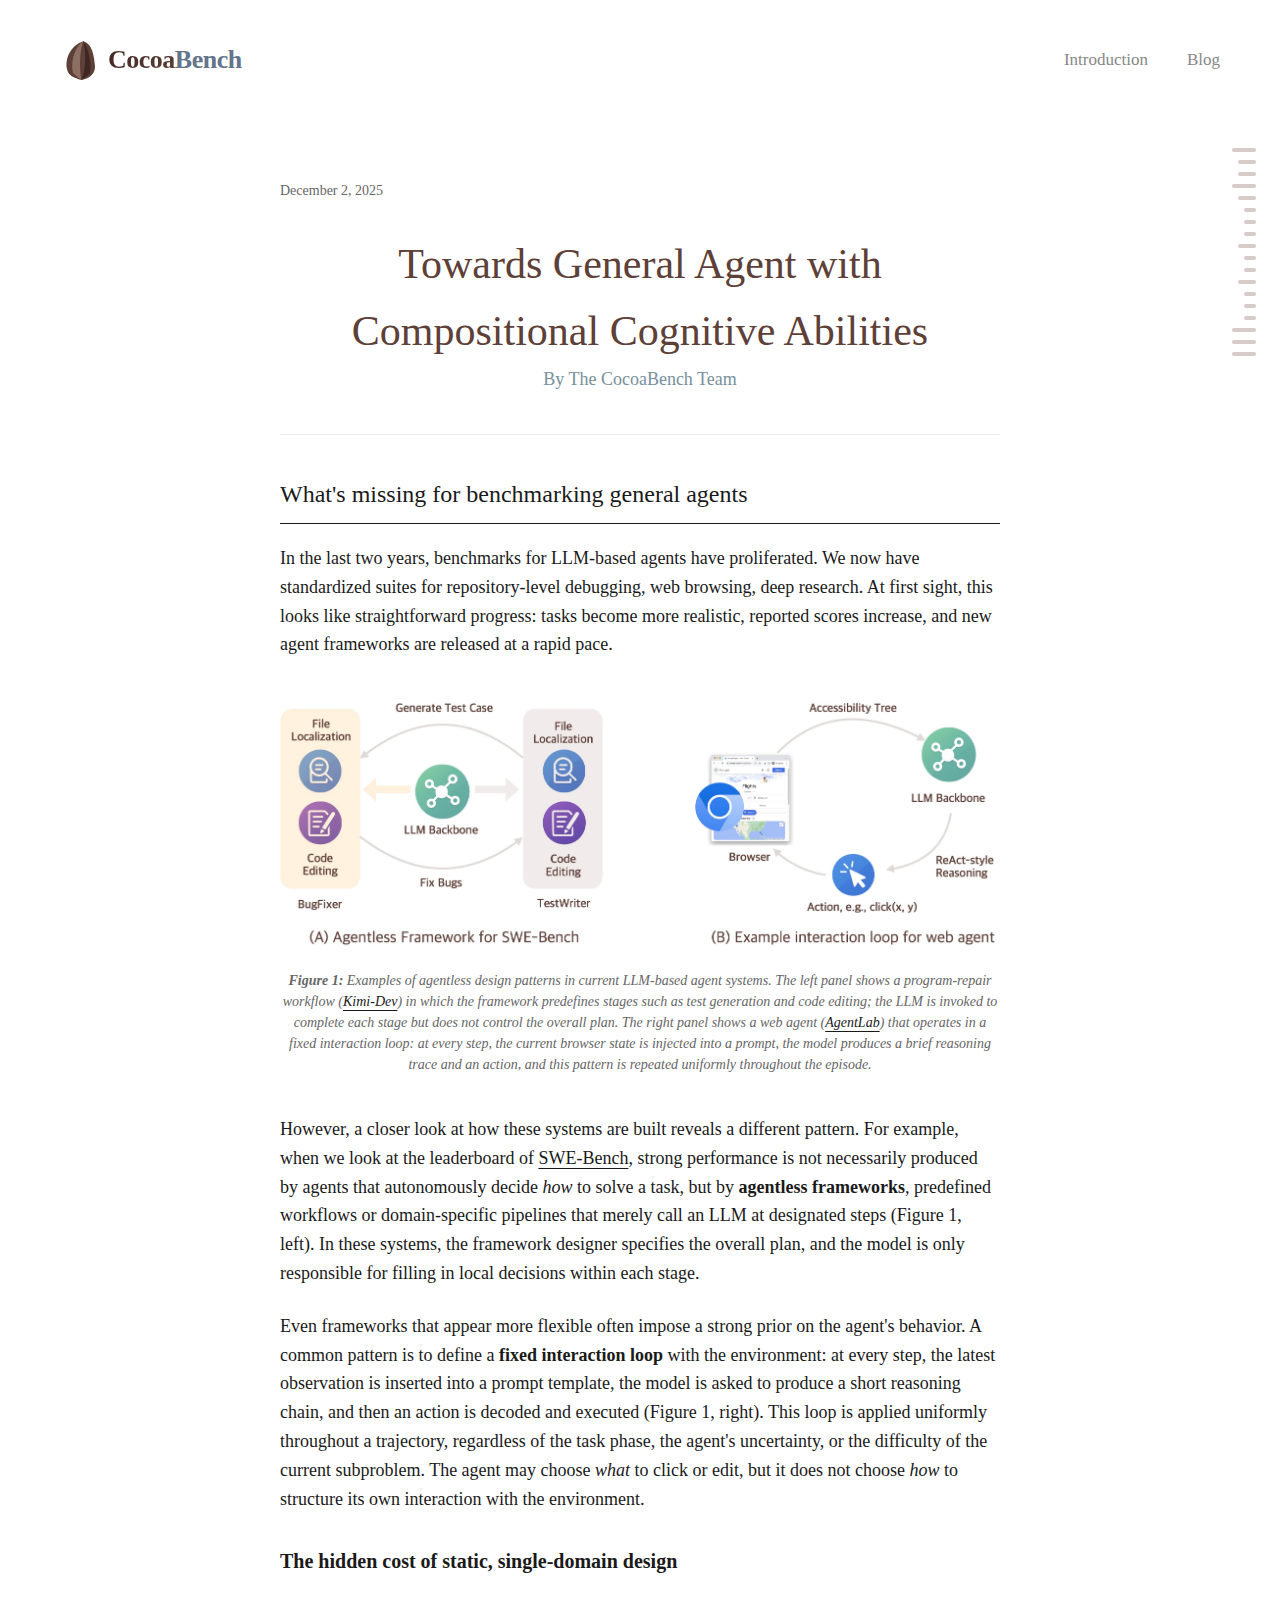
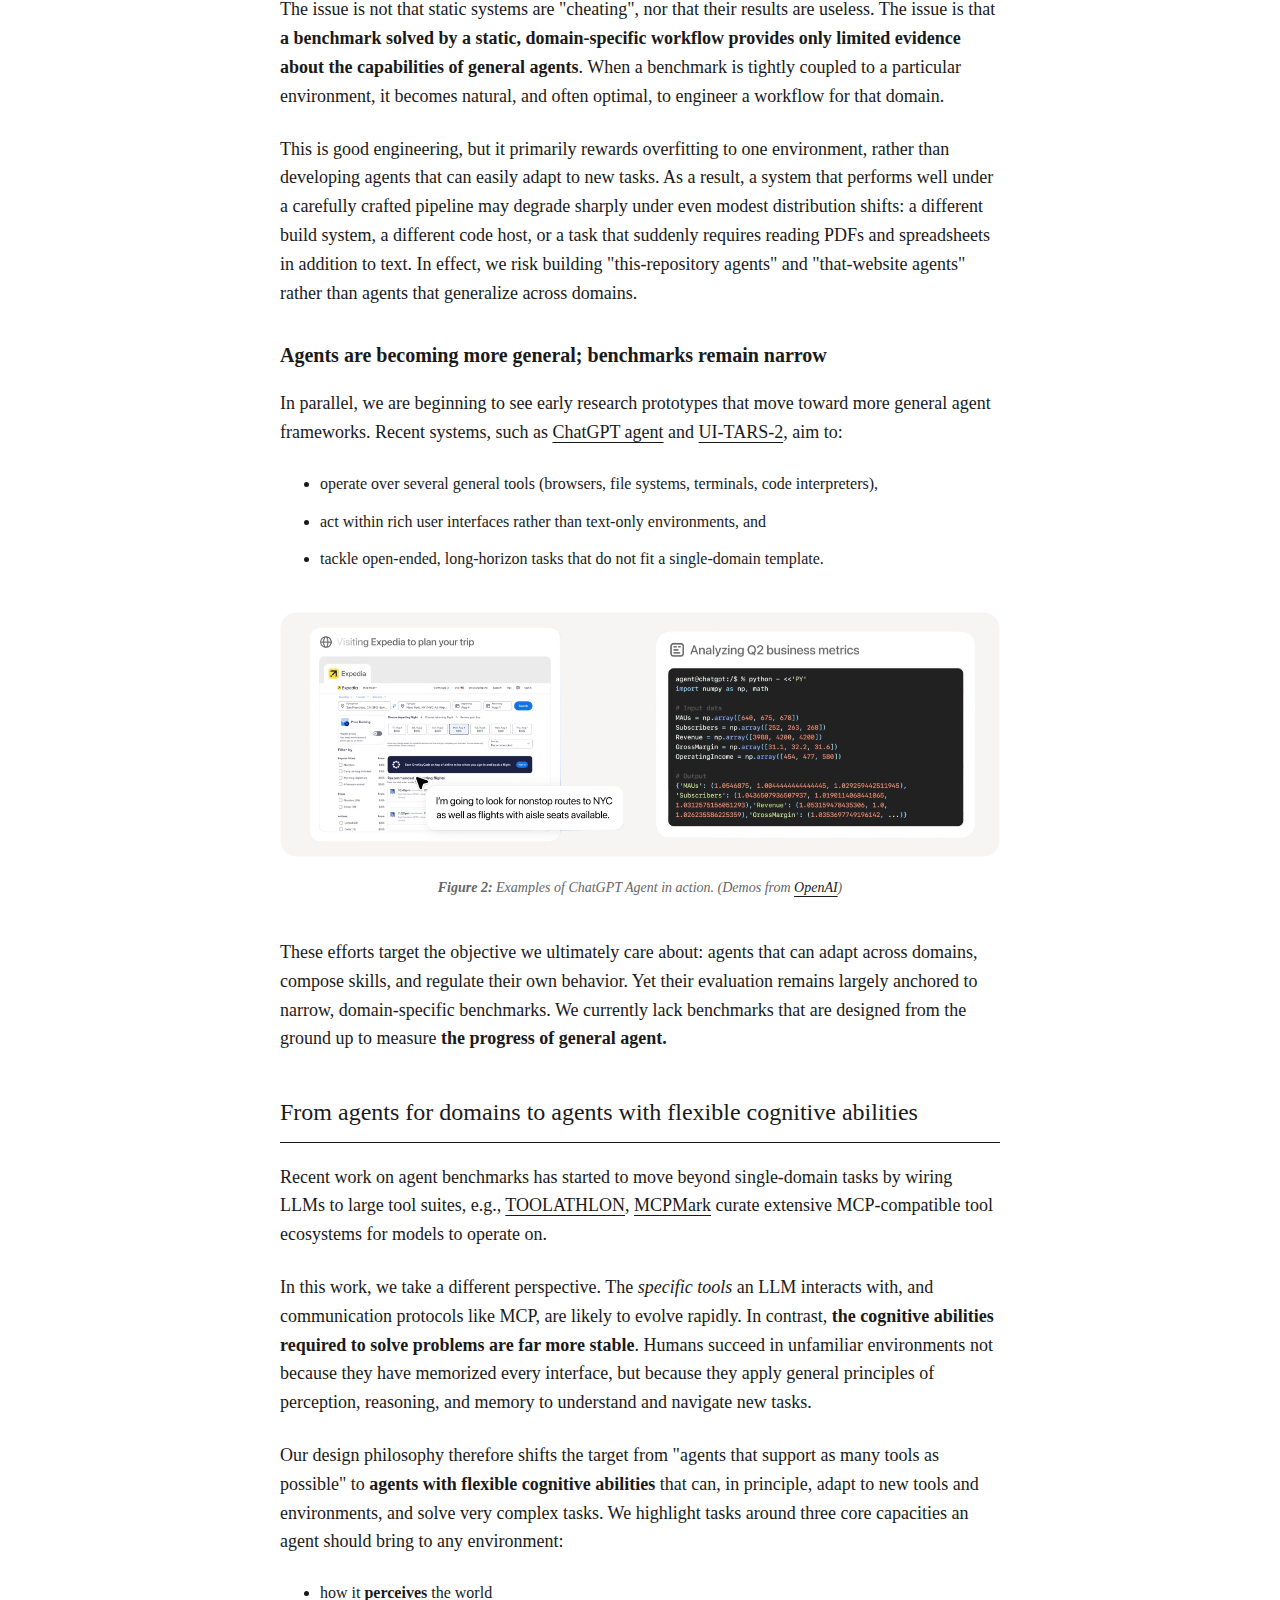
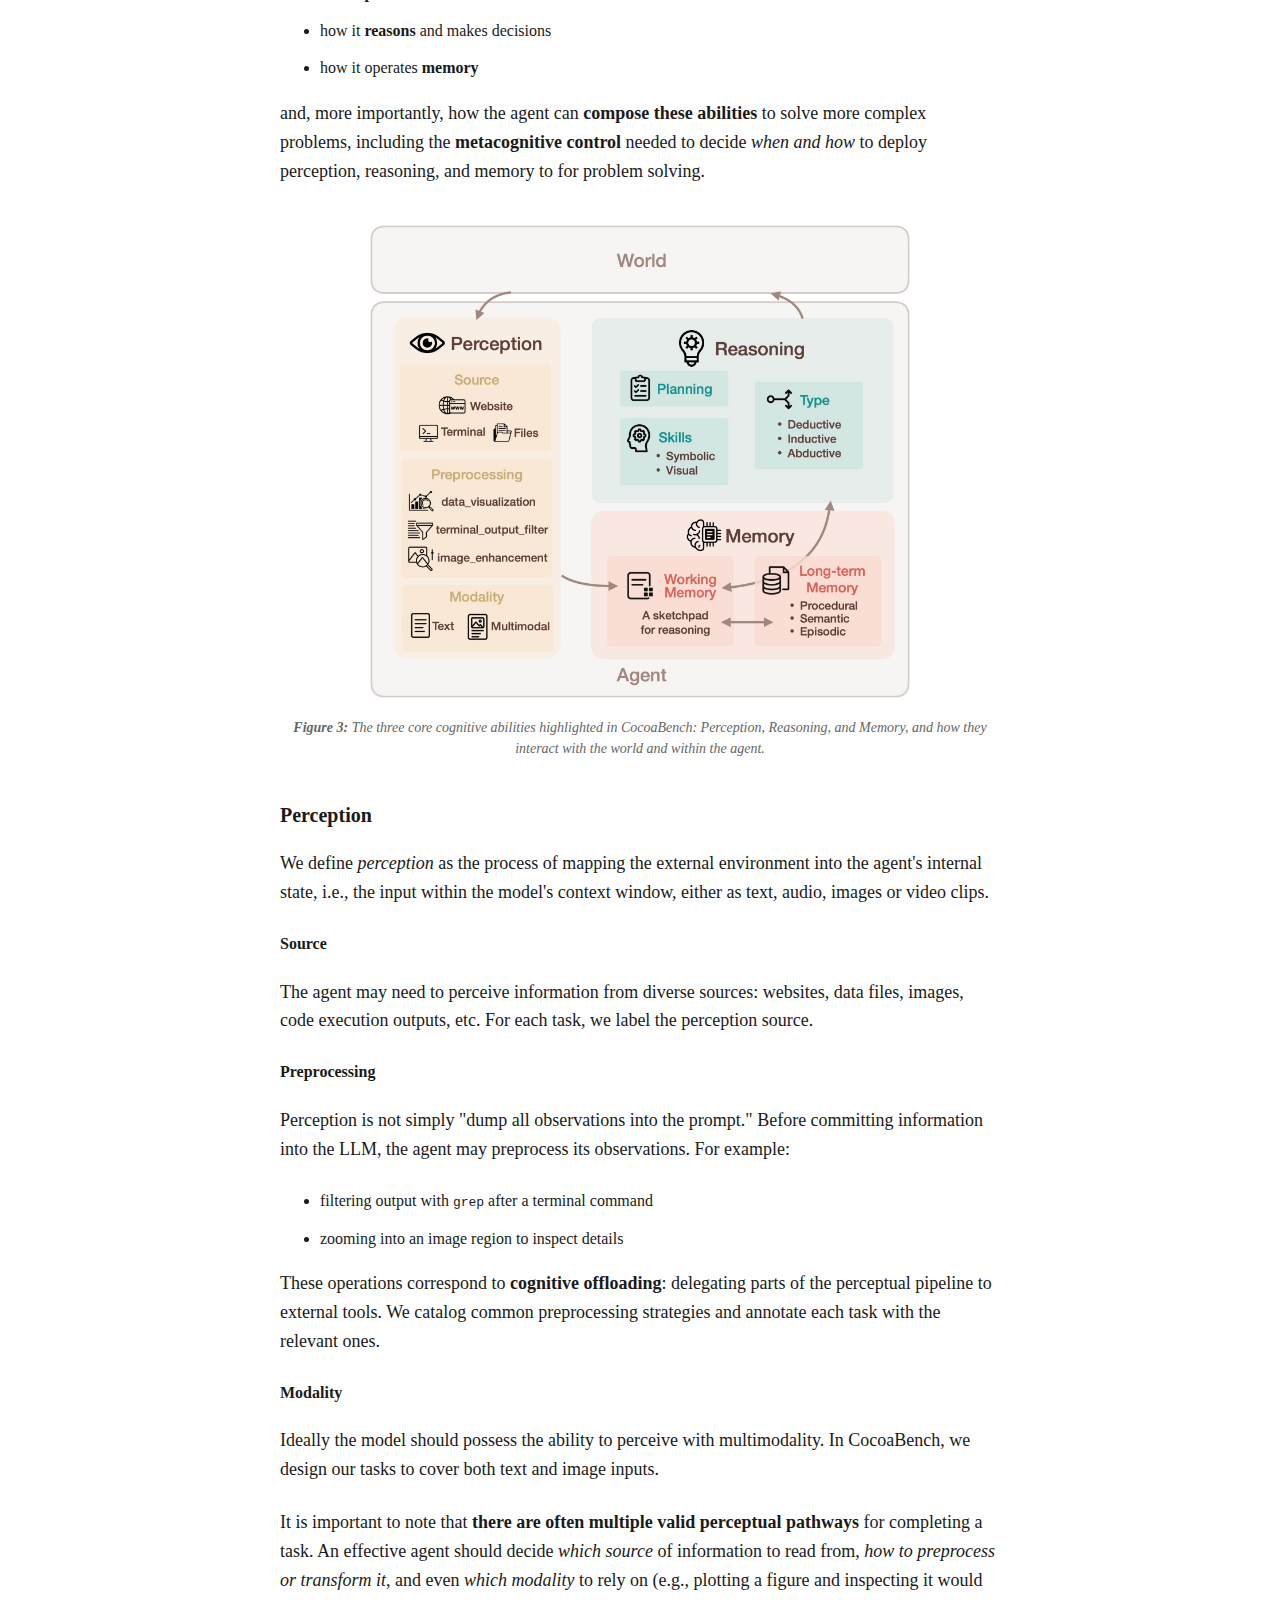
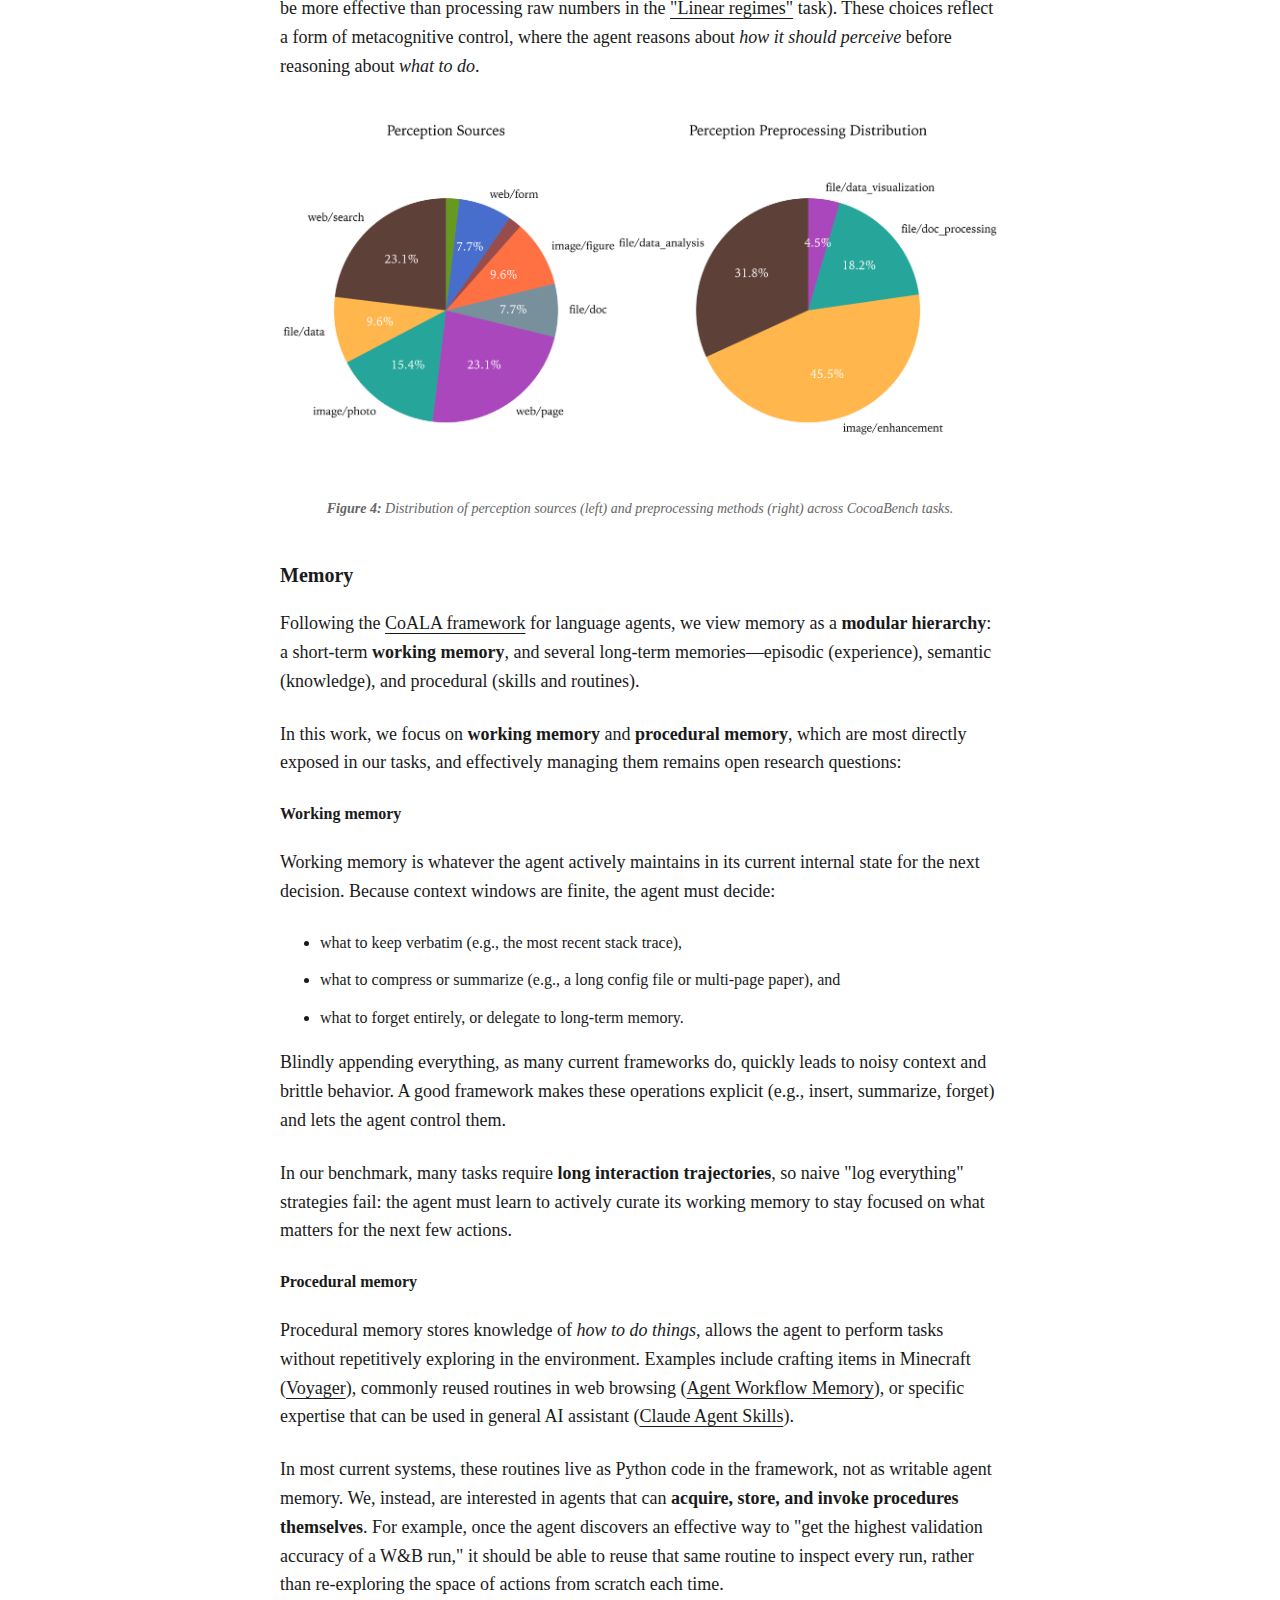
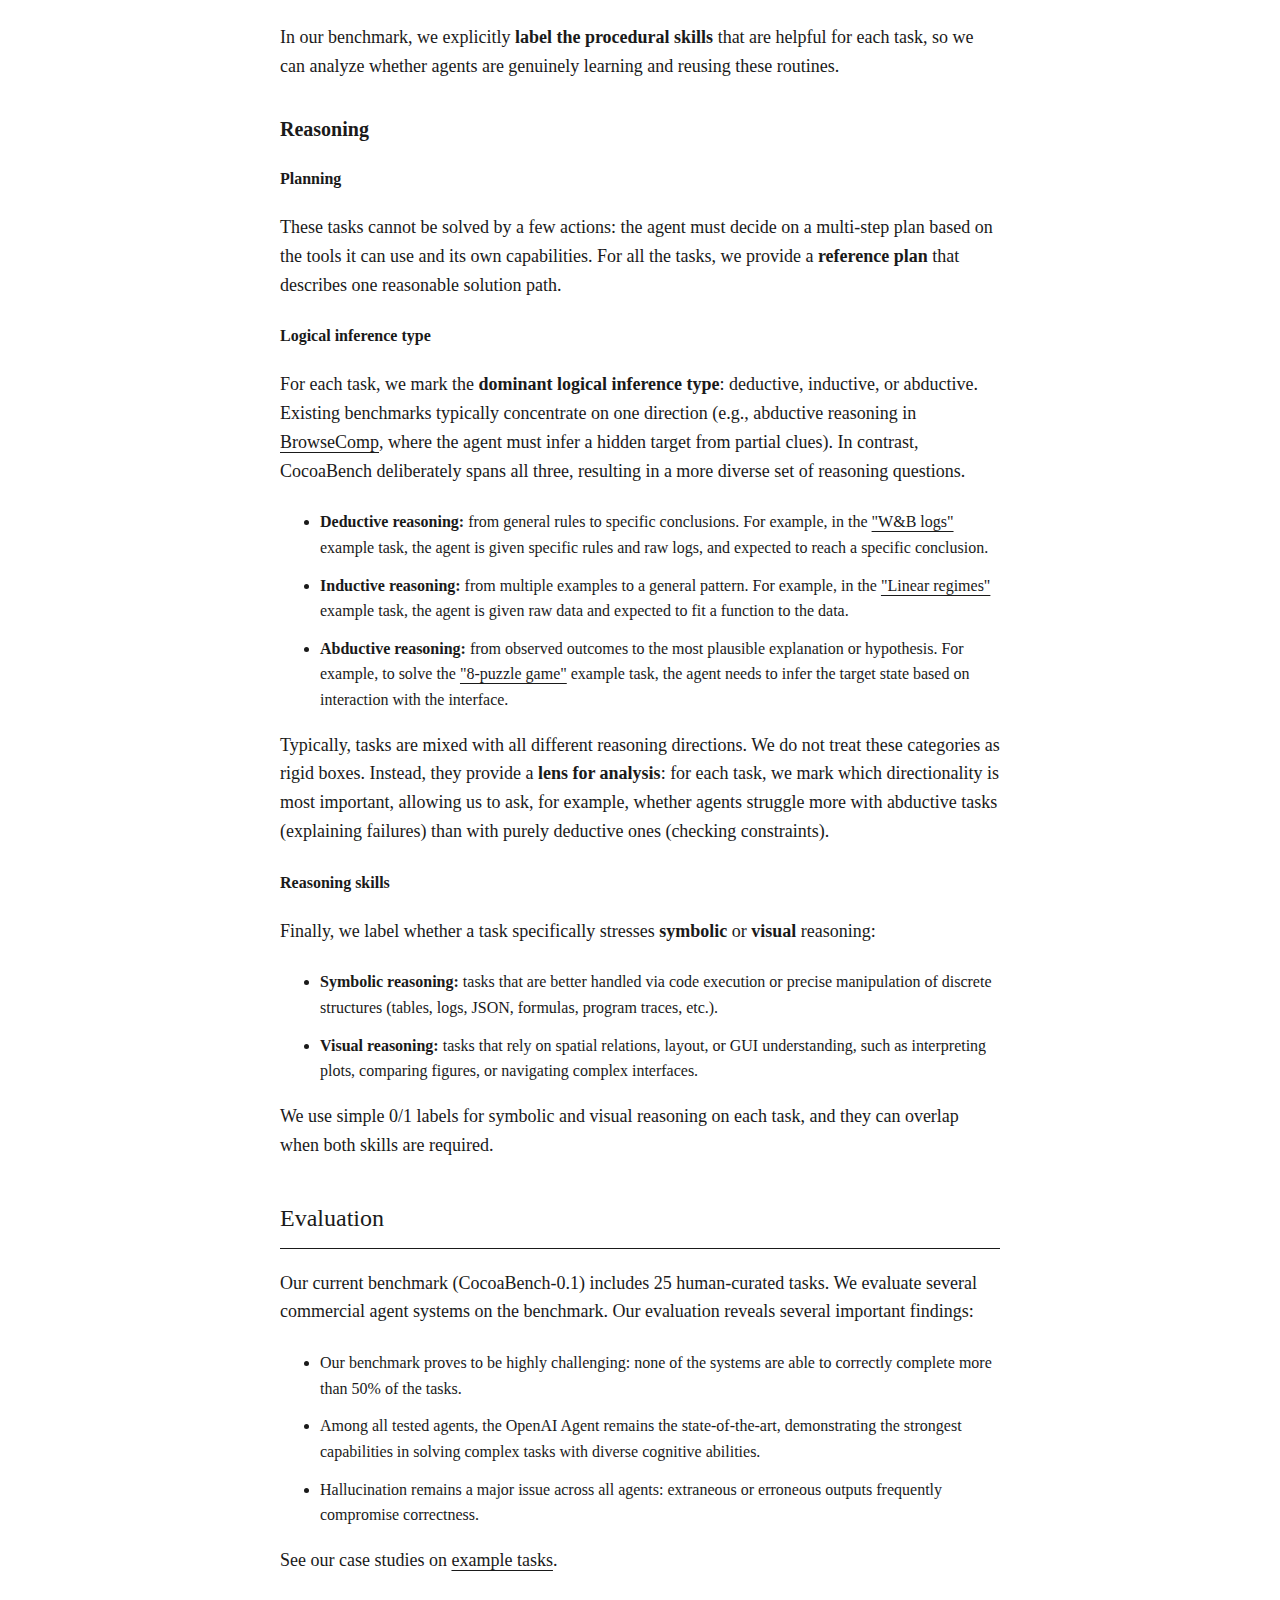
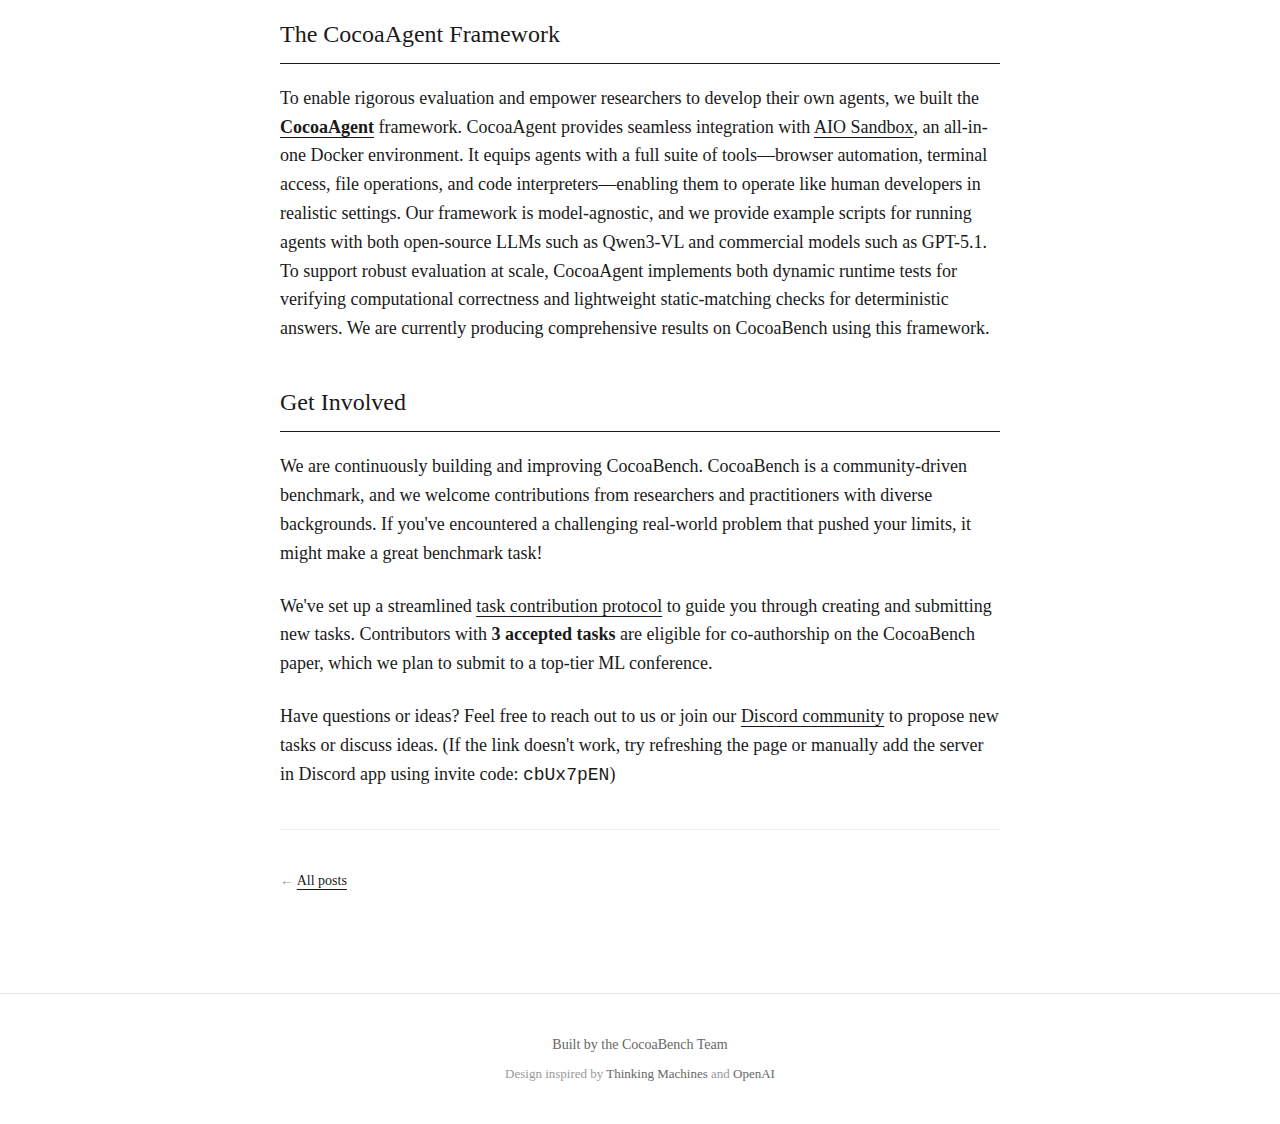
<file: blog-towards-general-agent.html>
<!DOCTYPE html>
<html lang="en">
<head>
    <meta charset="UTF-8">
    <meta name="viewport" content="width=device-width, initial-scale=1.0">
    <meta name="description" content="CocoaBench is an evaluation framework for general agents with compositional cognitive abilities across perception, reasoning, and memory.">
    <link rel="canonical" href="https://cocoabench.github.io/blog.html">
    <title>CocoaBench | Blog</title>
    <!-- Open Graph -->
    <meta property="og:title" content="CocoaBench Blog | Compositional Cognitive Agents">
    <meta property="og:description" content="CocoaBench is an evaluation framework for general agents with compositional cognitive abilities across perception, reasoning, and memory.">
    <meta property="og:url" content="https://cocoabench.github.io/blog.html">
    <meta property="og:site_name" content="CocoaBench">
    <meta property="og:type" content="article">
    <meta property="og:image" content="https://cocoabench.github.io/assets/figures/architecture.jpg">
    <meta property="article:published_time" content="2025-12-02">
    <!-- Twitter -->
    <meta name="twitter:card" content="summary_large_image">
    <meta name="twitter:title" content="CocoaBench Blog | Compositional Cognitive Agents">
    <meta name="twitter:description" content="CocoaBench is an evaluation framework for general agents with compositional cognitive abilities across perception, reasoning, and memory.">
    <meta name="twitter:image" content="https://cocoabench.github.io/assets/figures/architecture.jpg">
    <meta name="twitter:site" content="@cocoabench">
    <link rel="stylesheet" href="./assets/css/style.css">
    <script type="application/ld+json">
    {
      "@context": "https://schema.org",
      "@graph": [
        {
          "@type": "Organization",
          "@id": "https://cocoabench.github.io/#org",
          "name": "CocoaBench",
          "url": "https://cocoabench.github.io/",
          "sameAs": [
            "https://github.com/cocoabench",
            "https://discord.gg/cbUx7pEN"
          ]
        },
        {
          "@type": "Article",
          "headline": "Towards General Agent with Compositional Cognitive Abilities",
          "description": "CocoaBench is an evaluation framework for general agents with compositional cognitive abilities across perception, reasoning, and memory.",
          "author": {
            "@type": "Organization",
            "name": "CocoaBench Team"
          },
          "datePublished": "2025-12-02",
          "image": [
            "https://cocoabench.github.io/assets/figures/architecture.jpg"
          ],
          "mainEntityOfPage": {
            "@type": "WebPage",
            "@id": "https://cocoabench.github.io/blog.html"
          },
          "publisher": {
            "@id": "https://cocoabench.github.io/#org"
          }
        }
      ]
    }
    </script>
</head>
<body>
    <header>
        <a href="index.html" class="logo"></a>
        <nav>
            <a href="index.html">Introduction</a>
            <a href="blog.html">Blog</a>
        </nav>
    </header>
    <div class="container">
        <p style="font-size: 14px; color: #666; margin-bottom: 10px;">December 2, 2025</p>
        <h1>Towards General Agent with Compositional Cognitive Abilities</h1>
        <p class="subtitle">By The CocoaBench Team</p>
        <hr style="border: 0; border-top: 1px solid #eee; margin: 40px 0;">

        <h2>What's missing for benchmarking general agents</h2>
        <p>
            In the last two years, benchmarks for LLM-based agents have proliferated. We now have standardized suites for repository-level debugging, web browsing, deep research. At first sight, this looks like straightforward progress: tasks become more realistic, reported scores increase, and new agent frameworks are released at a rapid pace.
        </p>

        <figure class="figure-block" style="margin: 40px 0;">
            <img src="./assets/figures/comparison_agentless.jpg" alt="Figure 1: Examples of agentless design patterns" style="width: 100%; max-width: 1200px; height: auto;">
            <figcaption><strong>Figure 1:</strong> Examples of agentless design patterns in current LLM-based agent systems. The left panel shows a program-repair workflow (<a href="https://github.com/kimi-ai/kimi-dev">Kimi-Dev</a>) in which the framework predefines stages such as test generation and code editing; the LLM is invoked to complete each stage but does not control the overall plan. The right panel shows a web agent (<a href="https://github.com/ServiceNow/AgentLab">AgentLab</a>) that operates in a fixed interaction loop: at every step, the current browser state is injected into a prompt, the model produces a brief reasoning trace and an action, and this pattern is repeated uniformly throughout the episode.</figcaption>
        </figure>
        
        <p>
            However, a closer look at how these systems are built reveals a different pattern. For example, when we look at the leaderboard of <a href="https://www.swebench.com/">SWE-Bench</a>, strong performance is not necessarily produced by agents that autonomously decide <em>how</em> to solve a task, but by <strong>agentless frameworks</strong>, predefined workflows or domain-specific pipelines that merely call an LLM at designated steps (Figure 1, left). In these systems, the framework designer specifies the overall plan, and the model is only responsible for filling in local decisions within each stage.
        </p>
        <p>
            Even frameworks that appear more flexible often impose a strong prior on the agent's behavior. A common pattern is to define a <strong>fixed interaction loop</strong> with the environment: at every step, the latest observation is inserted into a prompt template, the model is asked to produce a short reasoning chain, and then an action is decoded and executed (Figure 1, right). This loop is applied uniformly throughout a trajectory, regardless of the task phase, the agent's uncertainty, or the difficulty of the current subproblem. The agent may choose <em>what</em> to click or edit, but it does not choose <em>how</em> to structure its own interaction with the environment.
        </p>


        <h3>The hidden cost of static, single-domain design</h3>
        <p>
            The issue is not that static systems are "cheating", nor that their results are useless. The issue is that <strong>a benchmark solved by a static, domain-specific workflow provides only limited evidence about the capabilities of general agents</strong>. When a benchmark is tightly coupled to a particular environment, it becomes natural, and often optimal, to engineer a workflow for that domain.
        </p>
        <p>
            This is good engineering, but it primarily rewards overfitting to one environment, rather than developing agents that can easily adapt to new tasks. As a result, a system that performs well under a carefully crafted pipeline may degrade sharply under even modest distribution shifts: a different build system, a different code host, or a task that suddenly requires reading PDFs and spreadsheets in addition to text. In effect, we risk building "this-repository agents" and "that-website agents" rather than agents that generalize across domains.
        </p>

        <h3>Agents are becoming more general; benchmarks remain narrow</h3>
        <p>
            In parallel, we are beginning to see early research prototypes that move toward more general agent frameworks. Recent systems, such as <a href="https://openai.com/index/introducing-chatgpt-canvas/">ChatGPT agent</a> and <a href="https://ui-tars.github.io/">UI-TARS-2</a>, aim to:
        </p>
        <ul>
            <li>operate over several general tools (browsers, file systems, terminals, code interpreters),</li>
            <li>act within rich user interfaces rather than text-only environments, and</li>
            <li>tackle open-ended, long-horizon tasks that do not fit a single-domain template.</li>
        </ul>

        <figure class="figure-block" style="margin: 40px 0;">
            <img src="./assets/figures/chatgpt_agent.jpg" alt="Figure 2: ChatGPT Agent examples" style="width: 100%; max-width: 1200px; height: auto;">
            <figcaption><strong>Figure 2:</strong> Examples of ChatGPT Agent in action. (Demos from <a href="https://openai.com/index/introducing-chatgpt-agent/">OpenAI</a>)</figcaption>
        </figure>

        <p>
            These efforts target the objective we ultimately care about: agents that can adapt across domains, compose skills, and regulate their own behavior. Yet their evaluation remains largely anchored to narrow, domain-specific benchmarks. We currently lack benchmarks that are designed from the ground up to measure <strong>the progress of general agent.</strong>
        </p>

        <h2>From agents for domains to agents with flexible cognitive abilities</h2>
        <p>
            Recent work on agent benchmarks has started to move beyond single-domain tasks by wiring LLMs to large tool suites, e.g., <a href="https://github.com/stanford-oval/ToolAlphaEval">TOOLATHLON</a>, <a href="https://mcpmark.com/">MCPMark</a> curate extensive MCP-compatible tool ecosystems for models to operate on.
        </p>
        <p>
            In this work, we take a different perspective. The <em>specific tools</em> an LLM interacts with, and communication protocols like MCP, are likely to evolve rapidly. In contrast, <strong>the cognitive abilities required to solve problems are far more stable</strong>. Humans succeed in unfamiliar environments not because they have memorized every interface, but because they apply general principles of perception, reasoning, and memory to understand and navigate new tasks.
        </p>
        <p>
            Our design philosophy therefore shifts the target from "agents that support as many tools as possible" to <strong>agents with flexible cognitive abilities</strong> that can, in principle, adapt to new tools and environments, and solve very complex tasks. We highlight tasks around three core capacities an agent should bring to any environment:
        </p>
        <ul>
            <li>how it <strong>perceives</strong> the world</li>
            <li>how it <strong>reasons</strong> and makes decisions</li>
            <li>how it operates <strong>memory</strong></li>
        </ul>
        <p>
            and, more importantly, how the agent can <strong>compose these abilities</strong> to solve more complex problems, including the <strong>metacognitive control</strong> needed to decide <em>when and how</em> to deploy perception, reasoning, and memory to for problem solving.
        </p>

        <figure class="figure-block" style="margin: 40px 0;">
            <img src="./assets/figures/architecture.jpg" alt="Cognitive Architecture Diagram" style="width: 75%; height: auto;">
            <figcaption><strong>Figure 3:</strong> The three core cognitive abilities highlighted in CocoaBench: Perception, Reasoning, and Memory, and how they interact with the world and within the agent.</figcaption>
        </figure>

        <h3>Perception</h3>
        <p>
            We define <em>perception</em> as the process of mapping the external environment into the agent's internal state, i.e., the input within the model's context window, either as text, audio, images or video clips.
        </p>

        <h4>Source</h4>
        <p>
            The agent may need to perceive information from diverse sources: websites, data files, images, code execution outputs, etc. For each task, we label the perception source.
        </p>

        <h4>Preprocessing</h4>
        <p>
            Perception is not simply "dump all observations into the prompt." Before committing information into the LLM, the agent may preprocess its observations. For example:
        </p>
        <ul>
            <li>filtering output with <code>grep</code> after a terminal command</li>
            <li>zooming into an image region to inspect details</li>
        </ul>
        <p>
            These operations correspond to <strong>cognitive offloading</strong>: delegating parts of the perceptual pipeline to external tools. We catalog common preprocessing strategies and annotate each task with the relevant ones.
        </p>

        <h4>Modality</h4>
        <p>
            Ideally the model should possess the ability to perceive with multimodality. In CocoaBench, we design our tasks to cover both text and image inputs.
        </p>
        <p>
            It is important to note that <strong>there are often multiple valid perceptual pathways</strong> for completing a task. An effective agent should decide <em>which source</em> of information to read from, <em>how to preprocess or transform it</em>, and even <em>which modality</em> to rely on (e.g., plotting a figure and inspecting it would be more effective than processing raw numbers in the <a href="index.html#example-linear-regimes">"Linear regimes"</a> task). These choices reflect a form of metacognitive control, where the agent reasons about <em>how it should perceive</em> before reasoning about <em>what to do</em>.
        </p>

        <figure class="figure-block" style="margin: 40px 0;">
            <img src="./assets/figures/perception_labels_distribution.png" alt="Figure 4: Perception labels distribution" style="width: 100%; max-width: 1200px; height: auto;">
            <figcaption><strong>Figure 4:</strong> Distribution of perception sources (left) and preprocessing methods (right) across CocoaBench tasks.</figcaption>
        </figure>

        

        <h3>Memory</h3>
        <p>
            Following the <a href="https://arxiv.org/abs/2309.02427">CoALA framework</a> for language agents, we view memory as a <strong>modular hierarchy</strong>: a short-term <strong>working memory</strong>, and several long-term memories—episodic (experience), semantic (knowledge), and procedural (skills and routines).
        </p>
        <p>
            In this work, we focus on <strong>working memory</strong> and <strong>procedural memory</strong>, which are most directly exposed in our tasks, and effectively managing them remains open research questions:
        </p>

        <h4>Working memory</h4>
        <p>
            Working memory is whatever the agent actively maintains in its current internal state for the next decision. Because context windows are finite, the agent must decide:
        </p>
        <ul>
            <li>what to keep verbatim (e.g., the most recent stack trace),</li>
            <li>what to compress or summarize (e.g., a long config file or multi-page paper), and</li>
            <li>what to forget entirely, or delegate to long-term memory.</li>
        </ul>
        <p>
            Blindly appending everything, as many current frameworks do, quickly leads to noisy context and brittle behavior. A good framework makes these operations explicit (e.g., insert, summarize, forget) and lets the agent control them.
        </p>
        <p>
            In our benchmark, many tasks require <strong>long interaction trajectories</strong>, so naive "log everything" strategies fail: the agent must learn to actively curate its working memory to stay focused on what matters for the next few actions.
        </p>

        <h4>Procedural memory</h4>
        <p>
            Procedural memory stores knowledge of <em>how to do things</em>, allows the agent to perform tasks without repetitively exploring in the environment. Examples include crafting items in Minecraft (<a href="https://voyager.minedojo.org/">Voyager</a>), commonly reused routines in web browsing (<a href="https://github.com/zorazrw/agent-workflow-memory">Agent Workflow Memory</a>), or specific expertise that can be used in general AI assistant (<a href="https://www.anthropic.com/news/agent-skills">Claude Agent Skills</a>).
        </p>
        <p>
            In most current systems, these routines live as Python code in the framework, not as writable agent memory. We, instead, are interested in agents that can <strong>acquire, store, and invoke procedures themselves</strong>. For example, once the agent discovers an effective way to "get the highest validation accuracy of a W&B run," it should be able to reuse that same routine to inspect every run, rather than re-exploring the space of actions from scratch each time.
        </p>
        <p>
            In our benchmark, we explicitly <strong>label the procedural skills</strong> that are helpful for each task, so we can analyze whether agents are genuinely learning and reusing these routines.
        </p>

        <h3>Reasoning</h3>

        <h4>Planning</h4>
        <p>
            These tasks cannot be solved by a few actions: the agent must decide on a multi-step plan based on the tools it can use and its own capabilities. For all the tasks, we provide a <strong>reference plan</strong> that describes one reasonable solution path.
        </p>

        <h4>Logical inference type</h4>
        <p>
            For each task, we mark the <strong>dominant logical inference type</strong>: deductive, inductive, or abductive. Existing benchmarks typically concentrate on one direction (e.g., abductive reasoning in <a href="https://openai.com/index/browsecomp/">BrowseComp</a>, where the agent must infer a hidden target from partial clues). In contrast, CocoaBench deliberately spans all three, resulting in a more diverse set of reasoning questions.
        </p>
        <ul>
            <li><strong>Deductive reasoning:</strong> from general rules to specific conclusions. For example, in the <a href="index.html#example-wb-logs">"W&B logs"</a> example task, the agent is given specific rules and raw logs, and expected to reach a specific conclusion.</li>
            <li><strong>Inductive reasoning:</strong> from multiple examples to a general pattern. For example, in the <a href="index.html#example-linear-regimes">"Linear regimes"</a> example task, the agent is given raw data and expected to fit a function to the data.</li>
            <li><strong>Abductive reasoning:</strong> from observed outcomes to the most plausible explanation or hypothesis. For example, to solve the <a href="index.html#example-8-puzzle-game">"8-puzzle game"</a> example task, the agent needs to infer the target state based on interaction with the interface.</li>
        </ul>
        <p>
            Typically, tasks are mixed with all different reasoning directions. We do not treat these categories as rigid boxes. Instead, they provide a <strong>lens for analysis</strong>: for each task, we mark which directionality is most important, allowing us to ask, for example, whether agents struggle more with abductive tasks (explaining failures) than with purely deductive ones (checking constraints).
        </p>

        <h4>Reasoning skills</h4>
        <p>
            Finally, we label whether a task specifically stresses <strong>symbolic</strong> or <strong>visual</strong> reasoning:
        </p>
        <ul>
            <li><strong>Symbolic reasoning:</strong> tasks that are better handled via code execution or precise manipulation of discrete structures (tables, logs, JSON, formulas, program traces, etc.).</li>
            <li><strong>Visual reasoning:</strong> tasks that rely on spatial relations, layout, or GUI understanding, such as interpreting plots, comparing figures, or navigating complex interfaces.</li>
        </ul>
        <p>
            We use simple 0/1 labels for symbolic and visual reasoning on each task, and they can overlap when both skills are required.
        </p>

        <h2>Evaluation</h2>
        <p>
            Our current benchmark (CocoaBench-0.1) includes 25 human-curated tasks. We evaluate several commercial agent systems on the benchmark. Our evaluation reveals several important findings:
        </p>
        <ul>
            <li>Our benchmark proves to be highly challenging: none of the systems are able to correctly complete more than 50% of the tasks.</li>
            <li>Among all tested agents, the OpenAI Agent remains the state-of-the-art, demonstrating the strongest capabilities in solving complex tasks with diverse cognitive abilities.</li>
            <li>Hallucination remains a major issue across all agents: extraneous or erroneous outputs frequently compromise correctness.</li>
        </ul>

        <p>
            See our case studies on <a href="index.html#example-showcase">example tasks</a>.
        </p>

        <h2>The CocoaAgent Framework</h2>
        <p>
            To enable rigorous evaluation and empower researchers to develop their own agents, we built the <strong><a href="https://github.com/cocoabench/cocoa-agent">CocoaAgent</a></strong> framework. CocoaAgent provides seamless integration with <a href="https://github.com/agent-infra/sandbox">AIO Sandbox</a>, an all-in-one Docker environment. It equips agents with a full suite of tools—browser automation, terminal access, file operations, and code interpreters—enabling them to operate like human developers in realistic settings. Our framework is model-agnostic, and we provide example scripts for running agents with both open-source LLMs such as Qwen3-VL and commercial models such as GPT-5.1. To support robust evaluation at scale, CocoaAgent implements both dynamic runtime tests for verifying computational correctness and lightweight static-matching checks for deterministic answers. We are currently producing comprehensive results on CocoaBench using this framework.
        </p>

        <h2>Get Involved</h2>
        <p>
            We are continuously building and improving CocoaBench. CocoaBench is a community-driven benchmark, and we welcome contributions from researchers and practitioners with diverse backgrounds. If you've encountered a challenging real-world problem that pushed your limits, it might make a great benchmark task!
        </p>
        <p>
            We've set up a streamlined <a href="https://github.com/cocoabench/cocoa-agent/blob/main/contrib/CONTRIBUTING.md" target="_blank">task contribution protocol</a> to guide you through creating and submitting new tasks. Contributors with <strong>3 accepted tasks</strong> are eligible for co-authorship on the CocoaBench paper, which we plan to submit to a top-tier ML conference.
        </p>
        <p>
            Have questions or ideas? Feel free to reach out to us or join our <a href="https://discord.gg/cbUx7pEN" target="_blank">Discord community</a> to propose new tasks or discuss ideas. (If the link doesn't work, try refreshing the page or manually add the server in Discord app using invite code: <code>cbUx7pEN</code>)
        </p>

        <hr style="border: 0; border-top: 1px solid #eee; margin: 40px 0;">
        <p style="font-size: 14px; color: #999;">
            ← <a href="blog.html">All posts</a>
        </p>
    </div>
    <footer class="site-footer">
        <p>Built by the CocoaBench Team</p>
        <p class="footer-credits">Design inspired by <a href="https://thinkingmachines.ai/" target="_blank" rel="noopener">Thinking Machines</a> and <a href="https://openai.com/" target="_blank" rel="noopener">OpenAI</a></p>
    </footer>
    <script src="./assets/js/logo.js"></script>
    <script src="./assets/js/toc.js"></script>
</body>
</html>
</file>
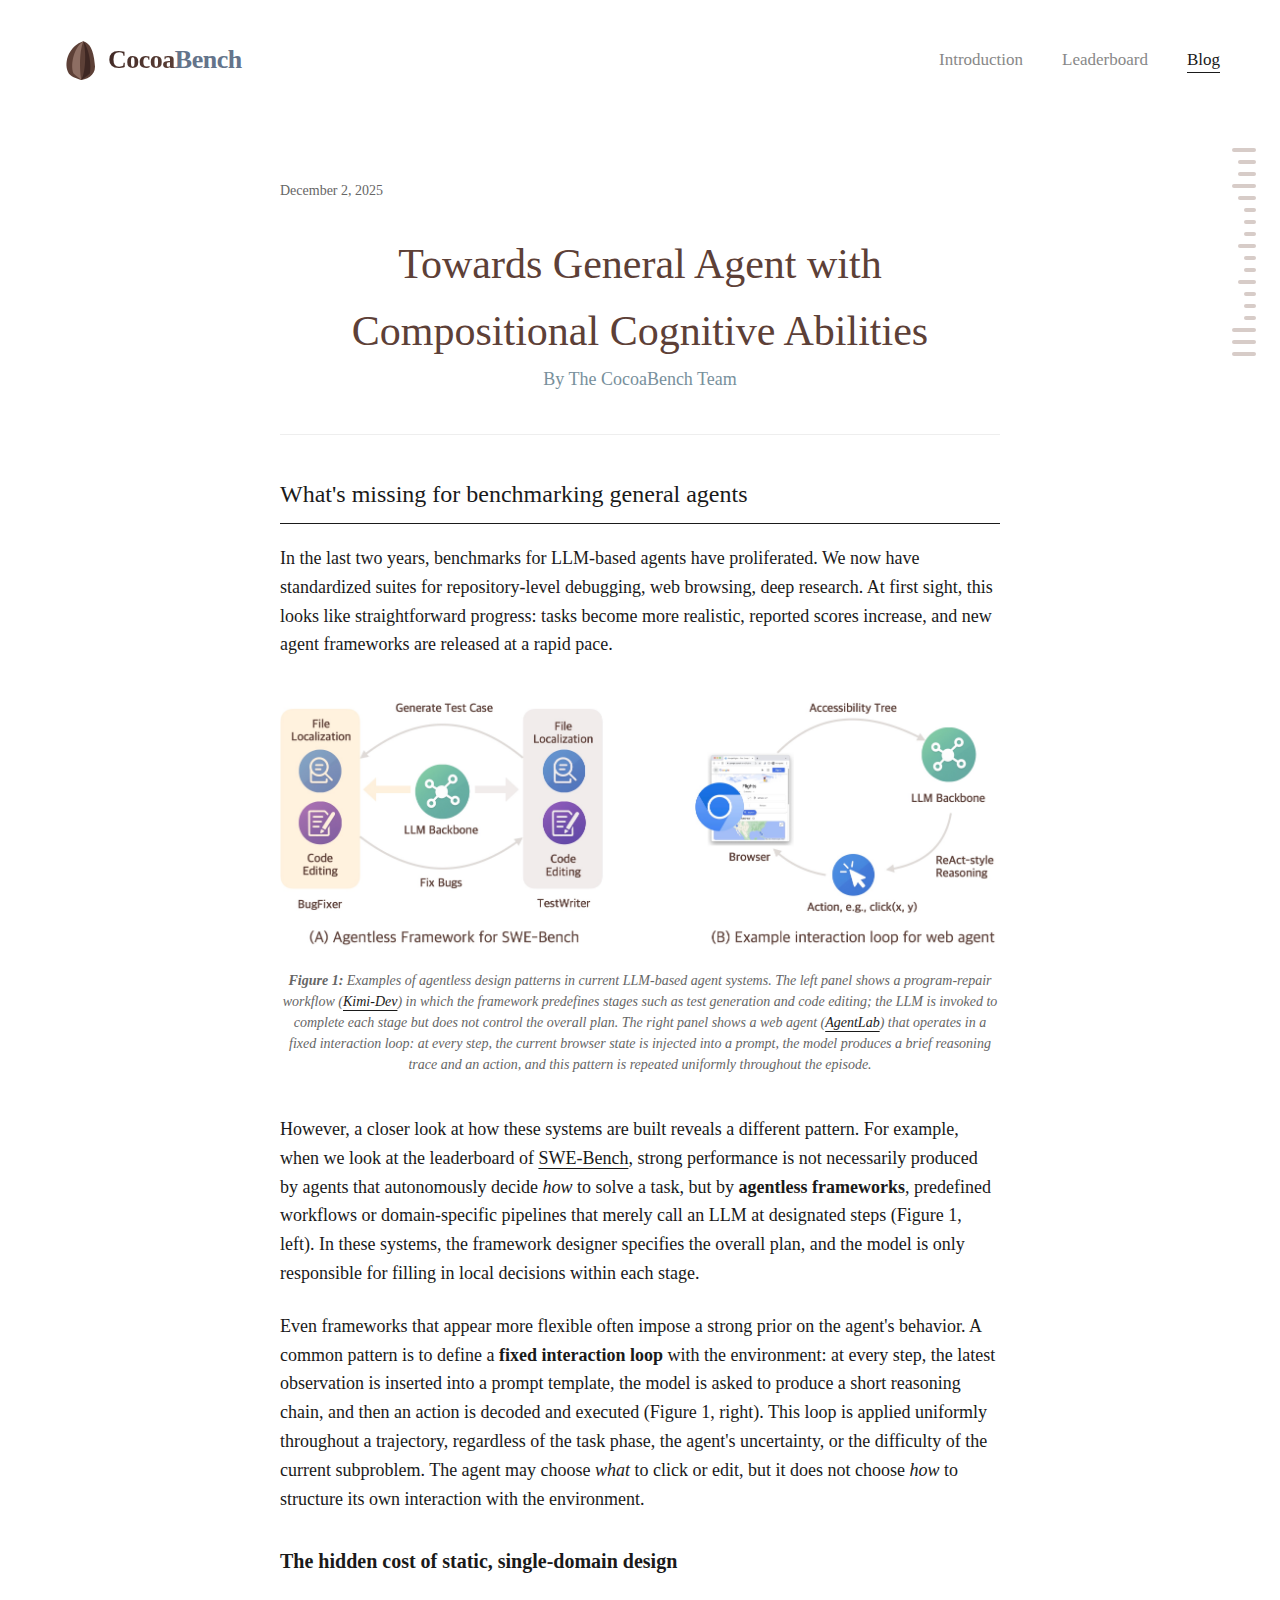
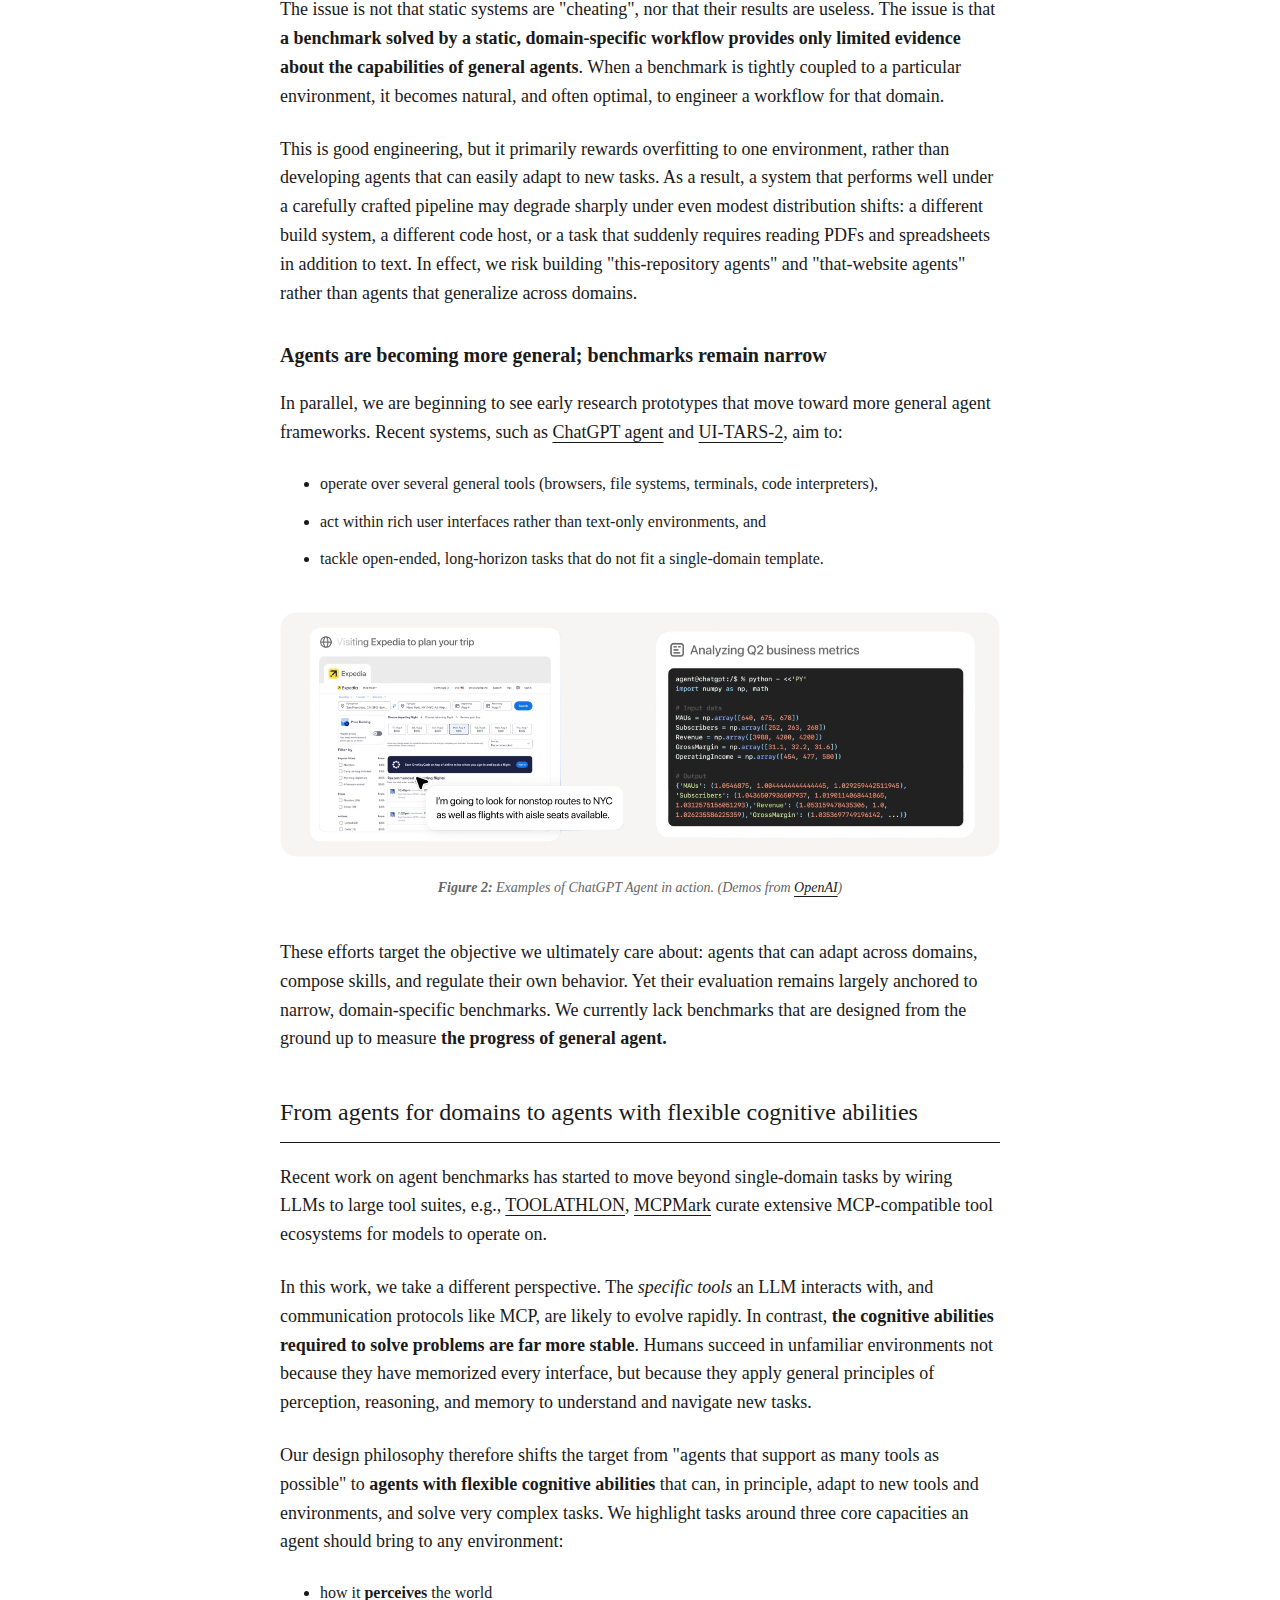
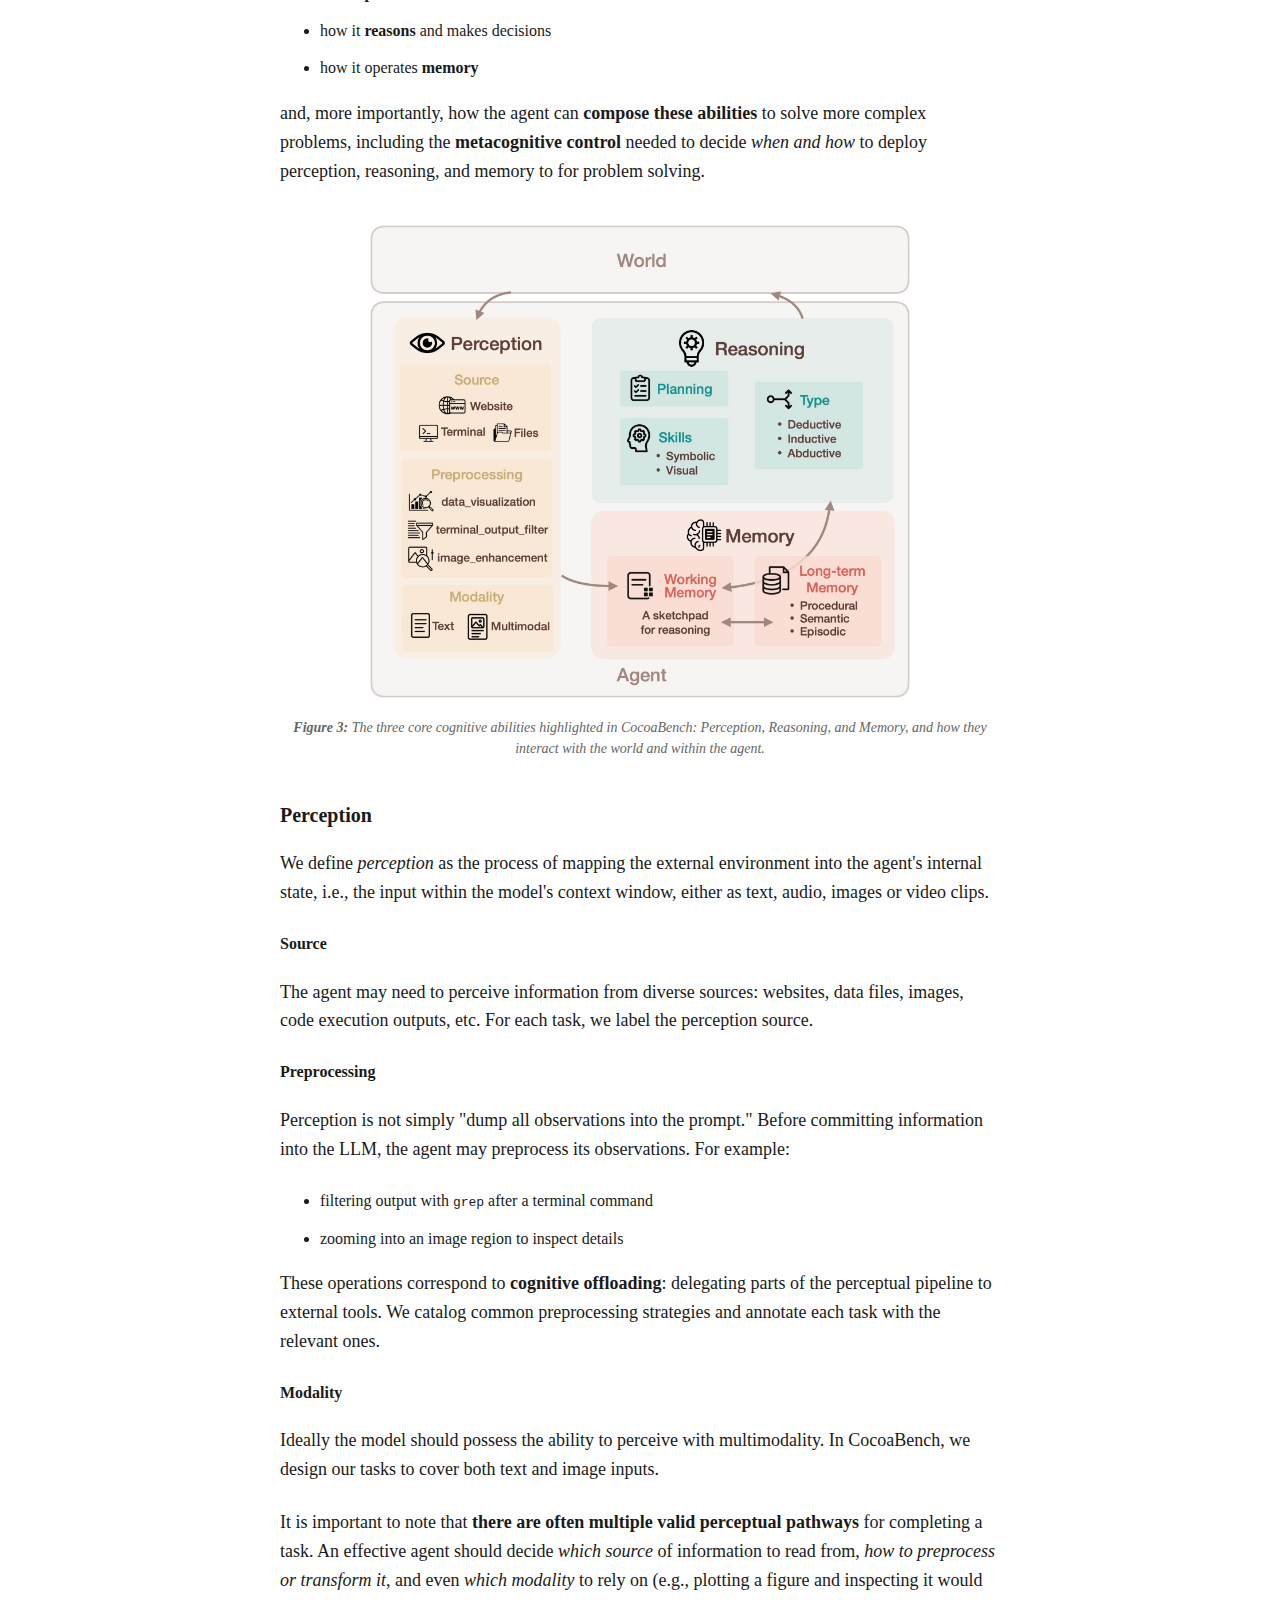
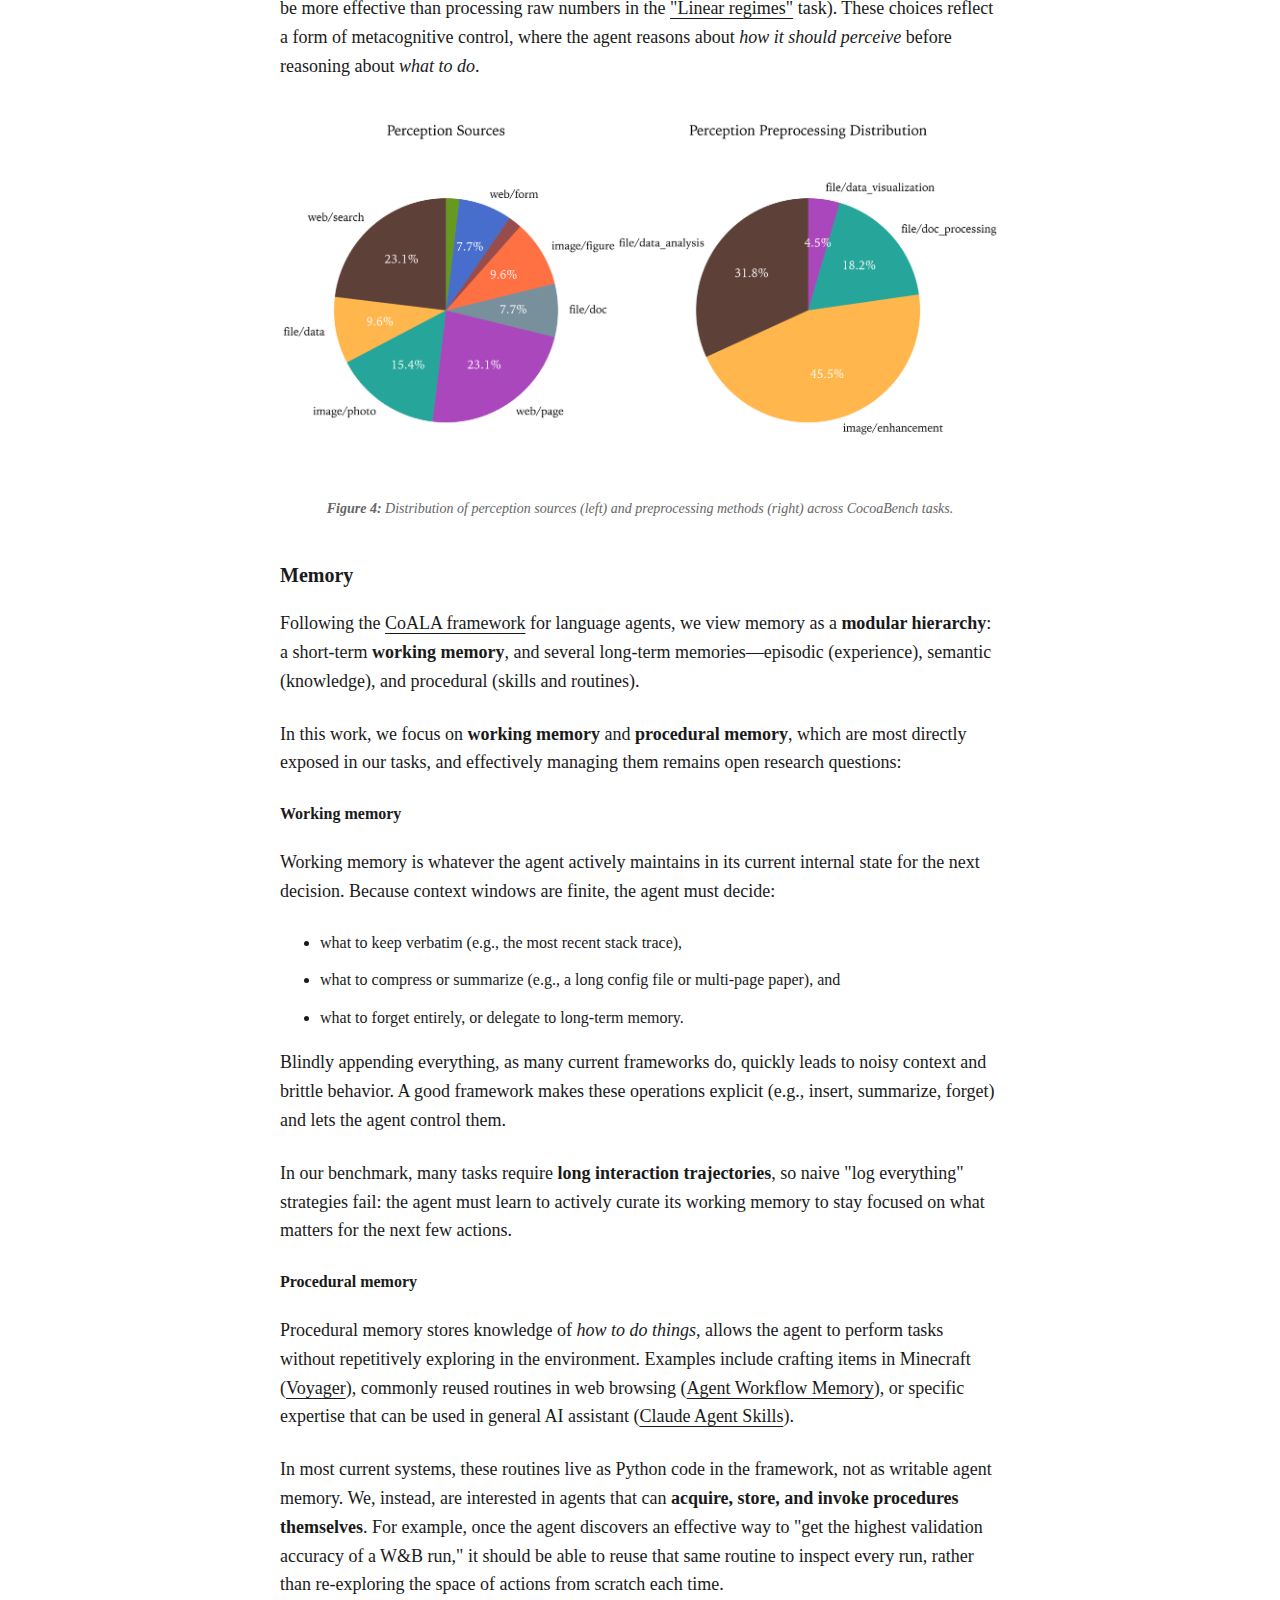
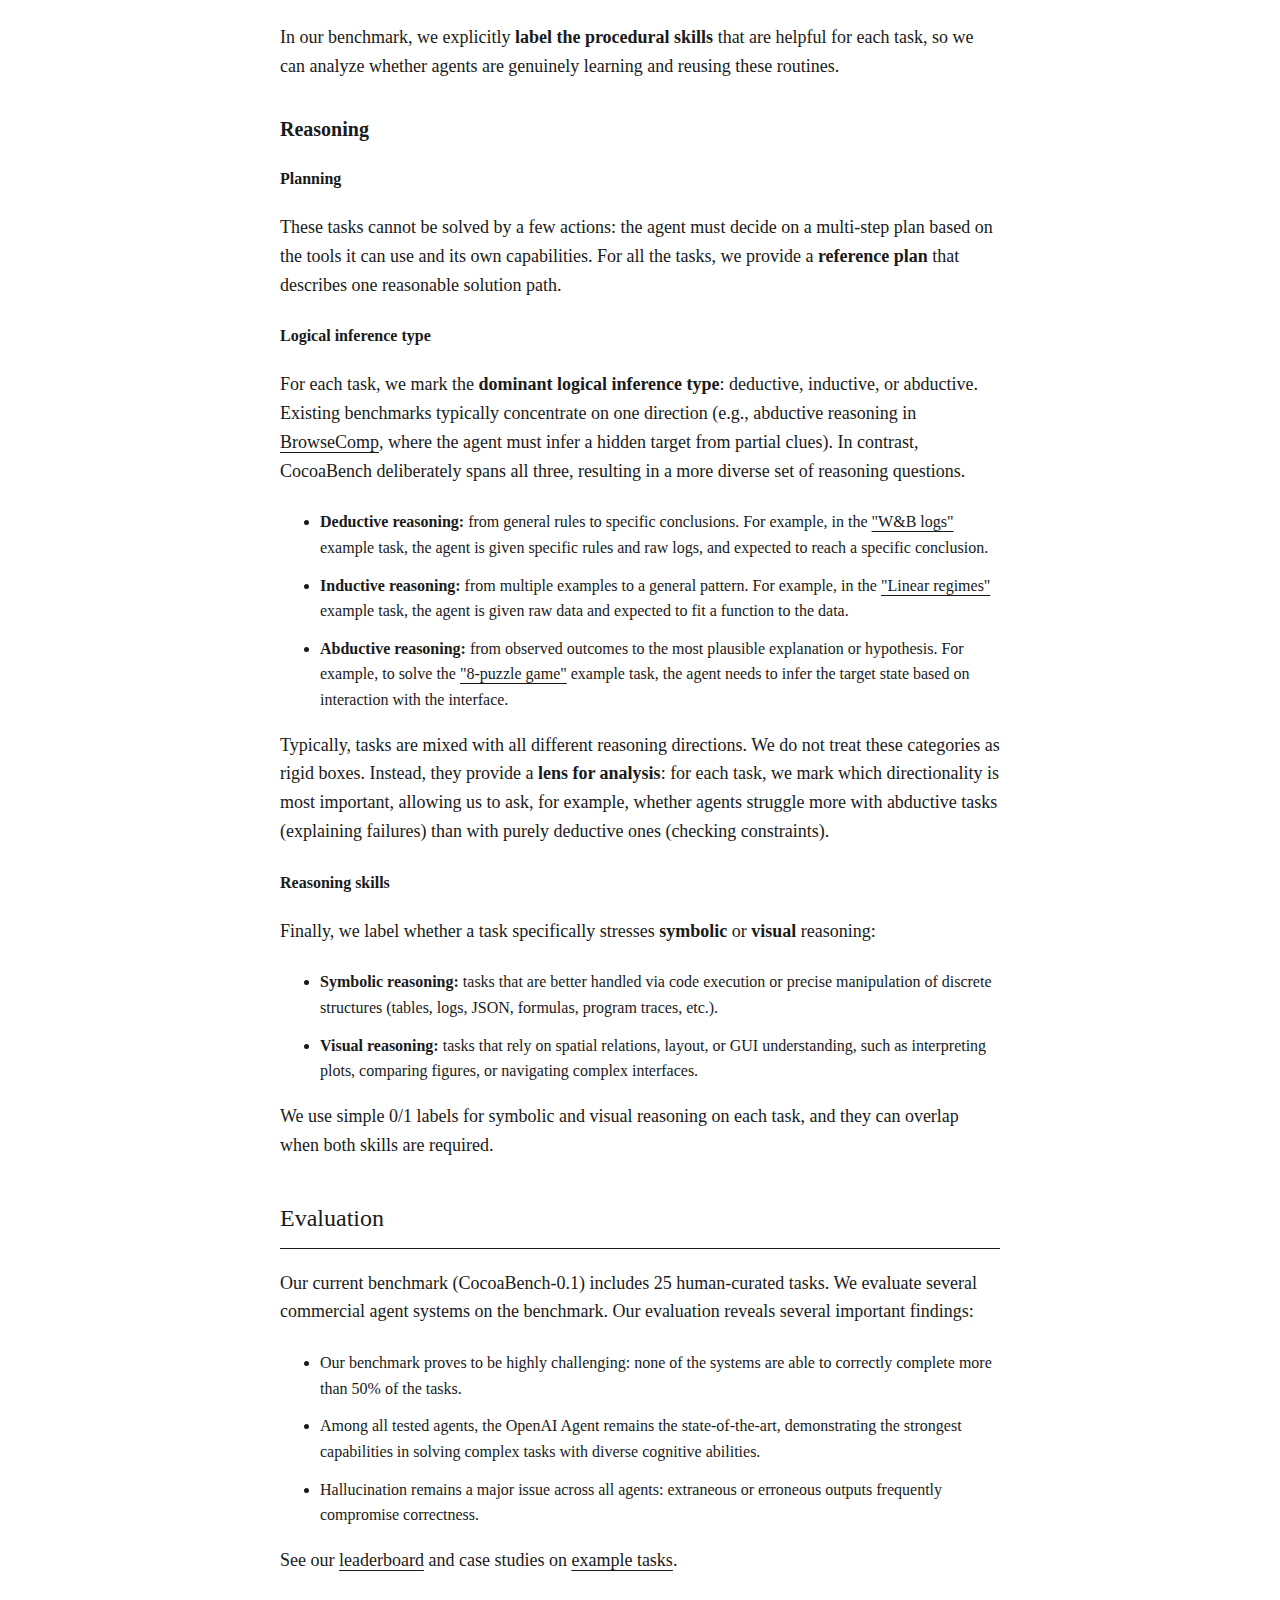
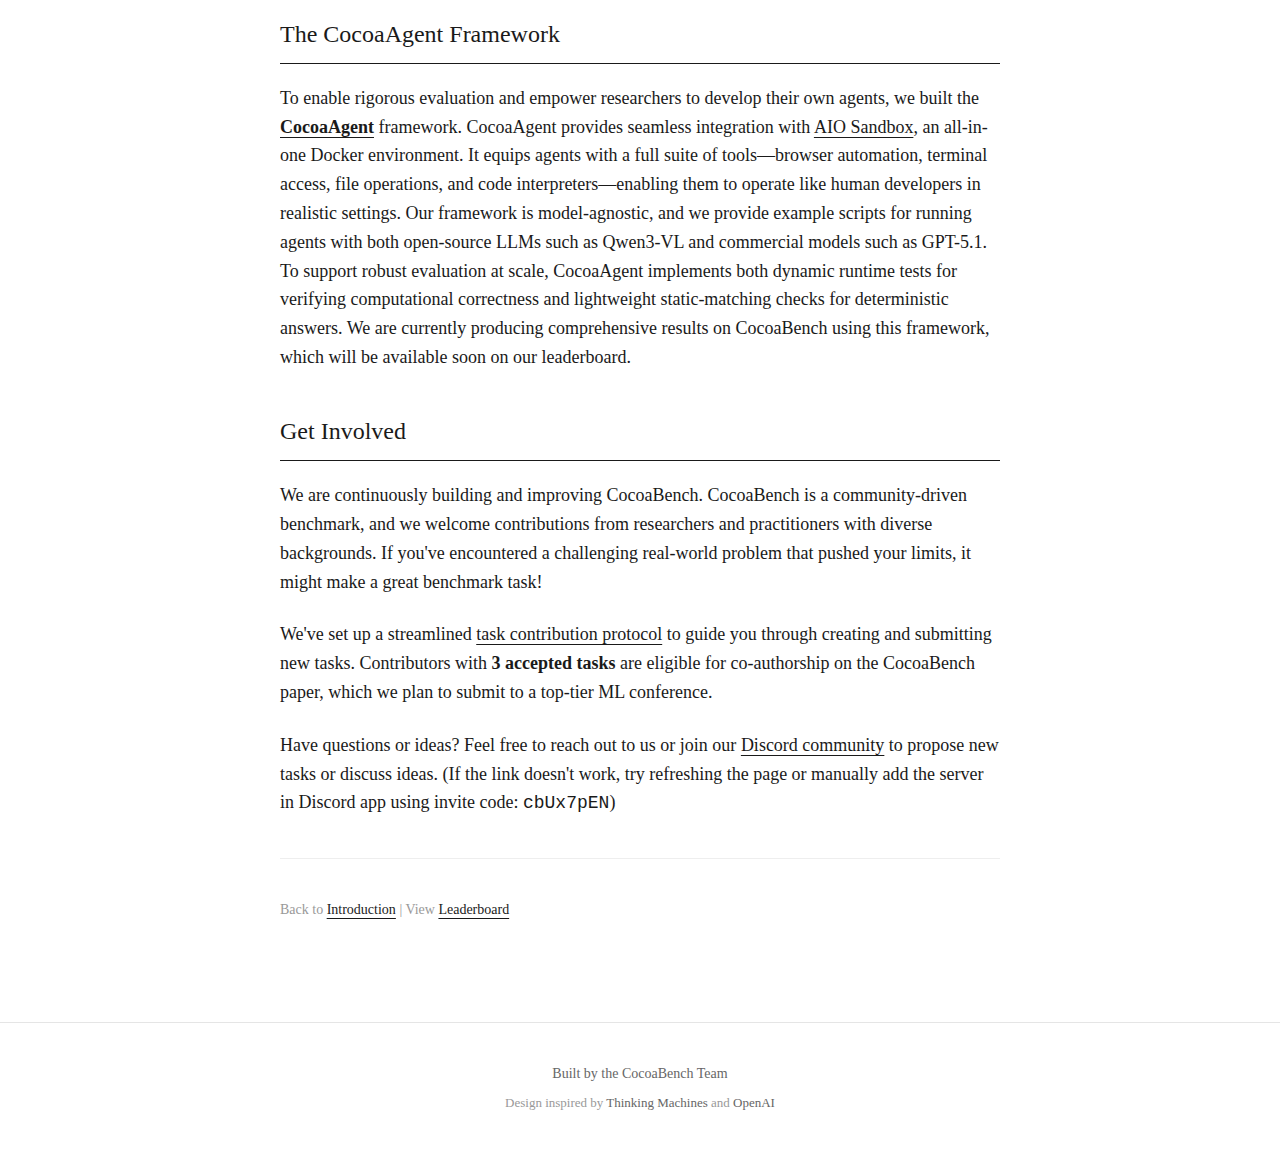
<file: blog.html>
<!DOCTYPE html>
<html lang="en">
<head>
    <meta charset="UTF-8">
    <meta name="viewport" content="width=device-width, initial-scale=1.0">
    <meta name="description" content="CocoaBench is an evaluation framework for general agents with compositional cognitive abilities across perception, reasoning, and memory.">
    <link rel="canonical" href="https://cocoabench.github.io/blog.html">
    <title>CocoaBench | Blog</title>
    <!-- Open Graph -->
    <meta property="og:title" content="CocoaBench Blog | Compositional Cognitive Agents">
    <meta property="og:description" content="CocoaBench is an evaluation framework for general agents with compositional cognitive abilities across perception, reasoning, and memory.">
    <meta property="og:url" content="https://cocoabench.github.io/blog.html">
    <meta property="og:site_name" content="CocoaBench">
    <meta property="og:type" content="article">
    <meta property="og:image" content="https://cocoabench.github.io/assets/figures/architecture.jpg">
    <meta property="article:published_time" content="2025-12-02">
    <!-- Twitter -->
    <meta name="twitter:card" content="summary_large_image">
    <meta name="twitter:title" content="CocoaBench Blog | Compositional Cognitive Agents">
    <meta name="twitter:description" content="CocoaBench is an evaluation framework for general agents with compositional cognitive abilities across perception, reasoning, and memory.">
    <meta name="twitter:image" content="https://cocoabench.github.io/assets/figures/architecture.jpg">
    <meta name="twitter:site" content="@cocoabench">
    <link rel="stylesheet" href="./assets/css/style.css">
    <script type="application/ld+json">
    {
      "@context": "https://schema.org",
      "@graph": [
        {
          "@type": "Organization",
          "@id": "https://cocoabench.github.io/#org",
          "name": "CocoaBench",
          "url": "https://cocoabench.github.io/",
          "sameAs": [
            "https://github.com/cocoabench",
            "https://discord.gg/cbUx7pEN"
          ]
        },
        {
          "@type": "Article",
          "headline": "Towards General Agent with Compositional Cognitive Abilities",
          "description": "CocoaBench is an evaluation framework for general agents with compositional cognitive abilities across perception, reasoning, and memory.",
          "author": {
            "@type": "Organization",
            "name": "CocoaBench Team"
          },
          "datePublished": "2025-12-02",
          "image": [
            "https://cocoabench.github.io/assets/figures/architecture.jpg"
          ],
          "mainEntityOfPage": {
            "@type": "WebPage",
            "@id": "https://cocoabench.github.io/blog.html"
          },
          "publisher": {
            "@id": "https://cocoabench.github.io/#org"
          }
        }
      ]
    }
    </script>
</head>
<body>
    <header>
        <a href="index.html" class="logo"></a>
        <nav>
            <a href="index.html">Introduction</a>
            <a href="leaderboard.html">Leaderboard</a>
            <a href="blog.html" class="active">Blog</a>
        </nav>
    </header>
    <div class="container">
        <p style="font-size: 14px; color: #666; margin-bottom: 10px;">December 2, 2025</p>
        <h1>Towards General Agent with Compositional Cognitive Abilities</h1>
        <p class="subtitle">By The CocoaBench Team</p>
        <hr style="border: 0; border-top: 1px solid #eee; margin: 40px 0;">

        <h2>What's missing for benchmarking general agents</h2>
        <p>
            In the last two years, benchmarks for LLM-based agents have proliferated. We now have standardized suites for repository-level debugging, web browsing, deep research. At first sight, this looks like straightforward progress: tasks become more realistic, reported scores increase, and new agent frameworks are released at a rapid pace.
        </p>

        <figure class="figure-block" style="margin: 40px 0;">
            <img src="./assets/figures/comparison_agentless.jpg" alt="Figure 1: Examples of agentless design patterns" style="width: 100%; max-width: 1200px; height: auto;">
            <figcaption><strong>Figure 1:</strong> Examples of agentless design patterns in current LLM-based agent systems. The left panel shows a program-repair workflow (<a href="https://github.com/kimi-ai/kimi-dev">Kimi-Dev</a>) in which the framework predefines stages such as test generation and code editing; the LLM is invoked to complete each stage but does not control the overall plan. The right panel shows a web agent (<a href="https://github.com/ServiceNow/AgentLab">AgentLab</a>) that operates in a fixed interaction loop: at every step, the current browser state is injected into a prompt, the model produces a brief reasoning trace and an action, and this pattern is repeated uniformly throughout the episode.</figcaption>
        </figure>
        
        <p>
            However, a closer look at how these systems are built reveals a different pattern. For example, when we look at the leaderboard of <a href="https://www.swebench.com/">SWE-Bench</a>, strong performance is not necessarily produced by agents that autonomously decide <em>how</em> to solve a task, but by <strong>agentless frameworks</strong>, predefined workflows or domain-specific pipelines that merely call an LLM at designated steps (Figure 1, left). In these systems, the framework designer specifies the overall plan, and the model is only responsible for filling in local decisions within each stage.
        </p>
        <p>
            Even frameworks that appear more flexible often impose a strong prior on the agent's behavior. A common pattern is to define a <strong>fixed interaction loop</strong> with the environment: at every step, the latest observation is inserted into a prompt template, the model is asked to produce a short reasoning chain, and then an action is decoded and executed (Figure 1, right). This loop is applied uniformly throughout a trajectory, regardless of the task phase, the agent's uncertainty, or the difficulty of the current subproblem. The agent may choose <em>what</em> to click or edit, but it does not choose <em>how</em> to structure its own interaction with the environment.
        </p>


        <h3>The hidden cost of static, single-domain design</h3>
        <p>
            The issue is not that static systems are "cheating", nor that their results are useless. The issue is that <strong>a benchmark solved by a static, domain-specific workflow provides only limited evidence about the capabilities of general agents</strong>. When a benchmark is tightly coupled to a particular environment, it becomes natural, and often optimal, to engineer a workflow for that domain.
        </p>
        <p>
            This is good engineering, but it primarily rewards overfitting to one environment, rather than developing agents that can easily adapt to new tasks. As a result, a system that performs well under a carefully crafted pipeline may degrade sharply under even modest distribution shifts: a different build system, a different code host, or a task that suddenly requires reading PDFs and spreadsheets in addition to text. In effect, we risk building "this-repository agents" and "that-website agents" rather than agents that generalize across domains.
        </p>

        <h3>Agents are becoming more general; benchmarks remain narrow</h3>
        <p>
            In parallel, we are beginning to see early research prototypes that move toward more general agent frameworks. Recent systems, such as <a href="https://openai.com/index/introducing-chatgpt-canvas/">ChatGPT agent</a> and <a href="https://ui-tars.github.io/">UI-TARS-2</a>, aim to:
        </p>
        <ul>
            <li>operate over several general tools (browsers, file systems, terminals, code interpreters),</li>
            <li>act within rich user interfaces rather than text-only environments, and</li>
            <li>tackle open-ended, long-horizon tasks that do not fit a single-domain template.</li>
        </ul>

        <figure class="figure-block" style="margin: 40px 0;">
            <img src="./assets/figures/chatgpt_agent.jpg" alt="Figure 2: ChatGPT Agent examples" style="width: 100%; max-width: 1200px; height: auto;">
            <figcaption><strong>Figure 2:</strong> Examples of ChatGPT Agent in action. (Demos from <a href="https://openai.com/index/introducing-chatgpt-agent/">OpenAI</a>)</figcaption>
        </figure>

        <p>
            These efforts target the objective we ultimately care about: agents that can adapt across domains, compose skills, and regulate their own behavior. Yet their evaluation remains largely anchored to narrow, domain-specific benchmarks. We currently lack benchmarks that are designed from the ground up to measure <strong>the progress of general agent.</strong>
        </p>

        <h2>From agents for domains to agents with flexible cognitive abilities</h2>
        <p>
            Recent work on agent benchmarks has started to move beyond single-domain tasks by wiring LLMs to large tool suites, e.g., <a href="https://github.com/stanford-oval/ToolAlphaEval">TOOLATHLON</a>, <a href="https://mcpmark.com/">MCPMark</a> curate extensive MCP-compatible tool ecosystems for models to operate on.
        </p>
        <p>
            In this work, we take a different perspective. The <em>specific tools</em> an LLM interacts with, and communication protocols like MCP, are likely to evolve rapidly. In contrast, <strong>the cognitive abilities required to solve problems are far more stable</strong>. Humans succeed in unfamiliar environments not because they have memorized every interface, but because they apply general principles of perception, reasoning, and memory to understand and navigate new tasks.
        </p>
        <p>
            Our design philosophy therefore shifts the target from "agents that support as many tools as possible" to <strong>agents with flexible cognitive abilities</strong> that can, in principle, adapt to new tools and environments, and solve very complex tasks. We highlight tasks around three core capacities an agent should bring to any environment:
        </p>
        <ul>
            <li>how it <strong>perceives</strong> the world</li>
            <li>how it <strong>reasons</strong> and makes decisions</li>
            <li>how it operates <strong>memory</strong></li>
        </ul>
        <p>
            and, more importantly, how the agent can <strong>compose these abilities</strong> to solve more complex problems, including the <strong>metacognitive control</strong> needed to decide <em>when and how</em> to deploy perception, reasoning, and memory to for problem solving.
        </p>

        <figure class="figure-block" style="margin: 40px 0;">
            <img src="./assets/figures/architecture.jpg" alt="Cognitive Architecture Diagram" style="width: 75%; height: auto;">
            <figcaption><strong>Figure 3:</strong> The three core cognitive abilities highlighted in CocoaBench: Perception, Reasoning, and Memory, and how they interact with the world and within the agent.</figcaption>
        </figure>

        <h3>Perception</h3>
        <p>
            We define <em>perception</em> as the process of mapping the external environment into the agent's internal state, i.e., the input within the model's context window, either as text, audio, images or video clips.
        </p>

        <h4>Source</h4>
        <p>
            The agent may need to perceive information from diverse sources: websites, data files, images, code execution outputs, etc. For each task, we label the perception source.
        </p>

        <h4>Preprocessing</h4>
        <p>
            Perception is not simply "dump all observations into the prompt." Before committing information into the LLM, the agent may preprocess its observations. For example:
        </p>
        <ul>
            <li>filtering output with <code>grep</code> after a terminal command</li>
            <li>zooming into an image region to inspect details</li>
        </ul>
        <p>
            These operations correspond to <strong>cognitive offloading</strong>: delegating parts of the perceptual pipeline to external tools. We catalog common preprocessing strategies and annotate each task with the relevant ones.
        </p>

        <h4>Modality</h4>
        <p>
            Ideally the model should possess the ability to perceive with multimodality. In CocoaBench, we design our tasks to cover both text and image inputs.
        </p>
        <p>
            It is important to note that <strong>there are often multiple valid perceptual pathways</strong> for completing a task. An effective agent should decide <em>which source</em> of information to read from, <em>how to preprocess or transform it</em>, and even <em>which modality</em> to rely on (e.g., plotting a figure and inspecting it would be more effective than processing raw numbers in the <a href="index.html#example-linear-regimes">"Linear regimes"</a> task). These choices reflect a form of metacognitive control, where the agent reasons about <em>how it should perceive</em> before reasoning about <em>what to do</em>.
        </p>

        <figure class="figure-block" style="margin: 40px 0;">
            <img src="./assets/figures/perception_labels_distribution.png" alt="Figure 4: Perception labels distribution" style="width: 100%; max-width: 1200px; height: auto;">
            <figcaption><strong>Figure 4:</strong> Distribution of perception sources (left) and preprocessing methods (right) across CocoaBench tasks.</figcaption>
        </figure>

        

        <h3>Memory</h3>
        <p>
            Following the <a href="https://arxiv.org/abs/2309.02427">CoALA framework</a> for language agents, we view memory as a <strong>modular hierarchy</strong>: a short-term <strong>working memory</strong>, and several long-term memories—episodic (experience), semantic (knowledge), and procedural (skills and routines).
        </p>
        <p>
            In this work, we focus on <strong>working memory</strong> and <strong>procedural memory</strong>, which are most directly exposed in our tasks, and effectively managing them remains open research questions:
        </p>

        <h4>Working memory</h4>
        <p>
            Working memory is whatever the agent actively maintains in its current internal state for the next decision. Because context windows are finite, the agent must decide:
        </p>
        <ul>
            <li>what to keep verbatim (e.g., the most recent stack trace),</li>
            <li>what to compress or summarize (e.g., a long config file or multi-page paper), and</li>
            <li>what to forget entirely, or delegate to long-term memory.</li>
        </ul>
        <p>
            Blindly appending everything, as many current frameworks do, quickly leads to noisy context and brittle behavior. A good framework makes these operations explicit (e.g., insert, summarize, forget) and lets the agent control them.
        </p>
        <p>
            In our benchmark, many tasks require <strong>long interaction trajectories</strong>, so naive "log everything" strategies fail: the agent must learn to actively curate its working memory to stay focused on what matters for the next few actions.
        </p>

        <h4>Procedural memory</h4>
        <p>
            Procedural memory stores knowledge of <em>how to do things</em>, allows the agent to perform tasks without repetitively exploring in the environment. Examples include crafting items in Minecraft (<a href="https://voyager.minedojo.org/">Voyager</a>), commonly reused routines in web browsing (<a href="https://github.com/zorazrw/agent-workflow-memory">Agent Workflow Memory</a>), or specific expertise that can be used in general AI assistant (<a href="https://www.anthropic.com/news/agent-skills">Claude Agent Skills</a>).
        </p>
        <p>
            In most current systems, these routines live as Python code in the framework, not as writable agent memory. We, instead, are interested in agents that can <strong>acquire, store, and invoke procedures themselves</strong>. For example, once the agent discovers an effective way to "get the highest validation accuracy of a W&B run," it should be able to reuse that same routine to inspect every run, rather than re-exploring the space of actions from scratch each time.
        </p>
        <p>
            In our benchmark, we explicitly <strong>label the procedural skills</strong> that are helpful for each task, so we can analyze whether agents are genuinely learning and reusing these routines.
        </p>

        <h3>Reasoning</h3>

        <h4>Planning</h4>
        <p>
            These tasks cannot be solved by a few actions: the agent must decide on a multi-step plan based on the tools it can use and its own capabilities. For all the tasks, we provide a <strong>reference plan</strong> that describes one reasonable solution path.
        </p>

        <h4>Logical inference type</h4>
        <p>
            For each task, we mark the <strong>dominant logical inference type</strong>: deductive, inductive, or abductive. Existing benchmarks typically concentrate on one direction (e.g., abductive reasoning in <a href="https://openai.com/index/browsecomp/">BrowseComp</a>, where the agent must infer a hidden target from partial clues). In contrast, CocoaBench deliberately spans all three, resulting in a more diverse set of reasoning questions.
        </p>
        <ul>
            <li><strong>Deductive reasoning:</strong> from general rules to specific conclusions. For example, in the <a href="index.html#example-wb-logs">"W&B logs"</a> example task, the agent is given specific rules and raw logs, and expected to reach a specific conclusion.</li>
            <li><strong>Inductive reasoning:</strong> from multiple examples to a general pattern. For example, in the <a href="index.html#example-linear-regimes">"Linear regimes"</a> example task, the agent is given raw data and expected to fit a function to the data.</li>
            <li><strong>Abductive reasoning:</strong> from observed outcomes to the most plausible explanation or hypothesis. For example, to solve the <a href="index.html#example-8-puzzle-game">"8-puzzle game"</a> example task, the agent needs to infer the target state based on interaction with the interface.</li>
        </ul>
        <p>
            Typically, tasks are mixed with all different reasoning directions. We do not treat these categories as rigid boxes. Instead, they provide a <strong>lens for analysis</strong>: for each task, we mark which directionality is most important, allowing us to ask, for example, whether agents struggle more with abductive tasks (explaining failures) than with purely deductive ones (checking constraints).
        </p>

        <h4>Reasoning skills</h4>
        <p>
            Finally, we label whether a task specifically stresses <strong>symbolic</strong> or <strong>visual</strong> reasoning:
        </p>
        <ul>
            <li><strong>Symbolic reasoning:</strong> tasks that are better handled via code execution or precise manipulation of discrete structures (tables, logs, JSON, formulas, program traces, etc.).</li>
            <li><strong>Visual reasoning:</strong> tasks that rely on spatial relations, layout, or GUI understanding, such as interpreting plots, comparing figures, or navigating complex interfaces.</li>
        </ul>
        <p>
            We use simple 0/1 labels for symbolic and visual reasoning on each task, and they can overlap when both skills are required.
        </p>

        <h2>Evaluation</h2>
        <p>
            Our current benchmark (CocoaBench-0.1) includes 25 human-curated tasks. We evaluate several commercial agent systems on the benchmark. Our evaluation reveals several important findings:
        </p>
        <ul>
            <li>Our benchmark proves to be highly challenging: none of the systems are able to correctly complete more than 50% of the tasks.</li>
            <li>Among all tested agents, the OpenAI Agent remains the state-of-the-art, demonstrating the strongest capabilities in solving complex tasks with diverse cognitive abilities.</li>
            <li>Hallucination remains a major issue across all agents: extraneous or erroneous outputs frequently compromise correctness.</li>
        </ul>

        <p>
            See our <a href="leaderboard.html">leaderboard</a> and case studies on <a href="index.html#example-showcase">example tasks</a>.
        </p>

        <h2>The CocoaAgent Framework</h2>
        <p>
            To enable rigorous evaluation and empower researchers to develop their own agents, we built the <strong><a href="https://github.com/cocoabench/cocoa-agent">CocoaAgent</a></strong> framework. CocoaAgent provides seamless integration with <a href="https://github.com/agent-infra/sandbox">AIO Sandbox</a>, an all-in-one Docker environment. It equips agents with a full suite of tools—browser automation, terminal access, file operations, and code interpreters—enabling them to operate like human developers in realistic settings. Our framework is model-agnostic, and we provide example scripts for running agents with both open-source LLMs such as Qwen3-VL and commercial models such as GPT-5.1. To support robust evaluation at scale, CocoaAgent implements both dynamic runtime tests for verifying computational correctness and lightweight static-matching checks for deterministic answers. We are currently producing comprehensive results on CocoaBench using this framework, which will be available soon on our leaderboard.
        </p>

        <h2>Get Involved</h2>
        <p>
            We are continuously building and improving CocoaBench. CocoaBench is a community-driven benchmark, and we welcome contributions from researchers and practitioners with diverse backgrounds. If you've encountered a challenging real-world problem that pushed your limits, it might make a great benchmark task!
        </p>
        <p>
            We've set up a streamlined <a href="https://github.com/cocoabench/cocoa-agent/blob/main/contrib/CONTRIBUTING.md" target="_blank">task contribution protocol</a> to guide you through creating and submitting new tasks. Contributors with <strong>3 accepted tasks</strong> are eligible for co-authorship on the CocoaBench paper, which we plan to submit to a top-tier ML conference.
        </p>
        <p>
            Have questions or ideas? Feel free to reach out to us or join our <a href="https://discord.gg/cbUx7pEN" target="_blank">Discord community</a> to propose new tasks or discuss ideas. (If the link doesn't work, try refreshing the page or manually add the server in Discord app using invite code: <code>cbUx7pEN</code>)
        </p>

        <hr style="border: 0; border-top: 1px solid #eee; margin: 40px 0;">
        <p style="font-size: 14px; color: #999;">
            Back to <a href="index.html">Introduction</a> | View <a href="leaderboard.html">Leaderboard</a>
        </p>
    </div>
    <footer class="site-footer">
        <p>Built by the CocoaBench Team</p>
        <p class="footer-credits">Design inspired by <a href="https://thinkingmachines.ai/" target="_blank" rel="noopener">Thinking Machines</a> and <a href="https://openai.com/" target="_blank" rel="noopener">OpenAI</a></p>
    </footer>
    <script src="./assets/js/logo.js"></script>
    <script src="./assets/js/toc.js"></script>
</body>
</html>
</file>
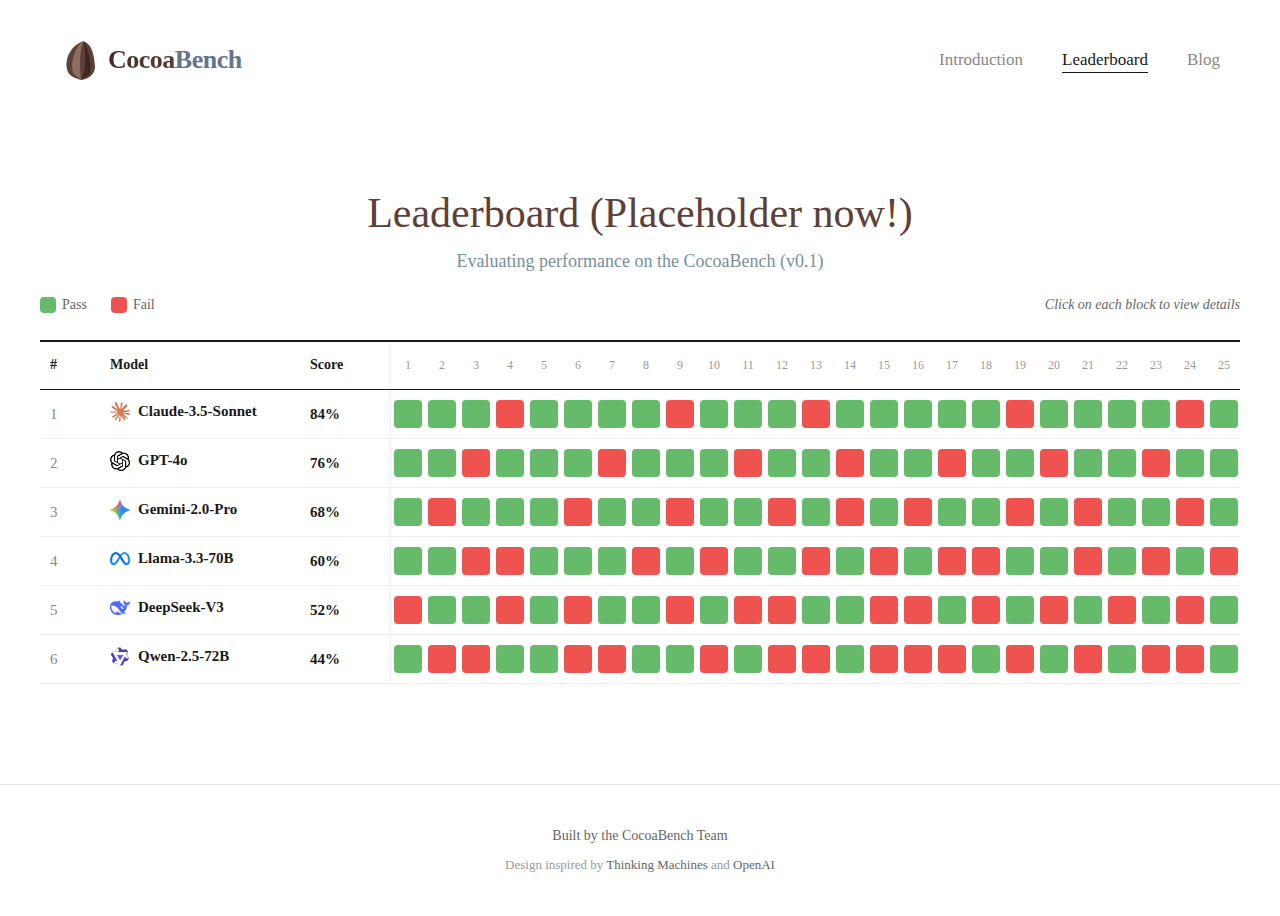
<file: leaderboard.html>
<!DOCTYPE html>
<html lang="en">
<head>
    <meta charset="UTF-8">
    <meta name="viewport" content="width=device-width, initial-scale=1.0">
    <title>CocoaBench | Leaderboard</title>
    <link rel="stylesheet" href="./assets/css/style.css">
</head>
<body>
    <header>
        <a href="index.html" class="logo"></a>
        <nav>
            <a href="index.html">Introduction</a>
            <a href="leaderboard.html" class="active">Leaderboard</a>
            <a href="blog.html">Blog</a>
        </nav>
    </header>
    <div class="container-wide">
        <h1>Leaderboard (Placeholder now!)</h1>
        <p class="subtitle">Evaluating performance on the CocoaBench (v0.1)</p>
        <div class="leaderboard-legend">
            <span class="legend-item"><span class="result-block pass"></span> Pass</span>
            <span class="legend-item"><span class="result-block fail"></span> Fail</span>
            <span class="legend-note">Click on each block to view details</span>
        </div>
        <div class="table-wrapper">
            <table>
                <thead>
                    <tr>
                        <th class="th-rank">#</th>
                        <th class="th-model">Model</th>
                        <th class="th-score">Score</th>
                        <th class="th-result">1</th>
                        <th class="th-result">2</th>
                        <th class="th-result">3</th>
                        <th class="th-result">4</th>
                        <th class="th-result">5</th>
                        <th class="th-result">6</th>
                        <th class="th-result">7</th>
                        <th class="th-result">8</th>
                        <th class="th-result">9</th>
                        <th class="th-result">10</th>
                        <th class="th-result">11</th>
                        <th class="th-result">12</th>
                        <th class="th-result">13</th>
                        <th class="th-result">14</th>
                        <th class="th-result">15</th>
                        <th class="th-result">16</th>
                        <th class="th-result">17</th>
                        <th class="th-result">18</th>
                        <th class="th-result">19</th>
                        <th class="th-result">20</th>
                        <th class="th-result">21</th>
                        <th class="th-result">22</th>
                        <th class="th-result">23</th>
                        <th class="th-result">24</th>
                        <th class="th-result">25</th>
                    </tr>
                </thead>
                <tbody id="leaderboard-body">
                </tbody>
            </table>
        </div>
    </div>
    <footer class="site-footer">
        <p>Built by the CocoaBench Team</p>
        <p class="footer-credits">Design inspired by <a href="https://thinkingmachines.ai/" target="_blank" rel="noopener">Thinking Machines</a> and <a href="https://openai.com/" target="_blank" rel="noopener">OpenAI</a></p>
    </footer>
    <script src="./assets/js/logo.js"></script>
    <script src="./assets/js/table.js"></script>
</body>
</html>
</file>
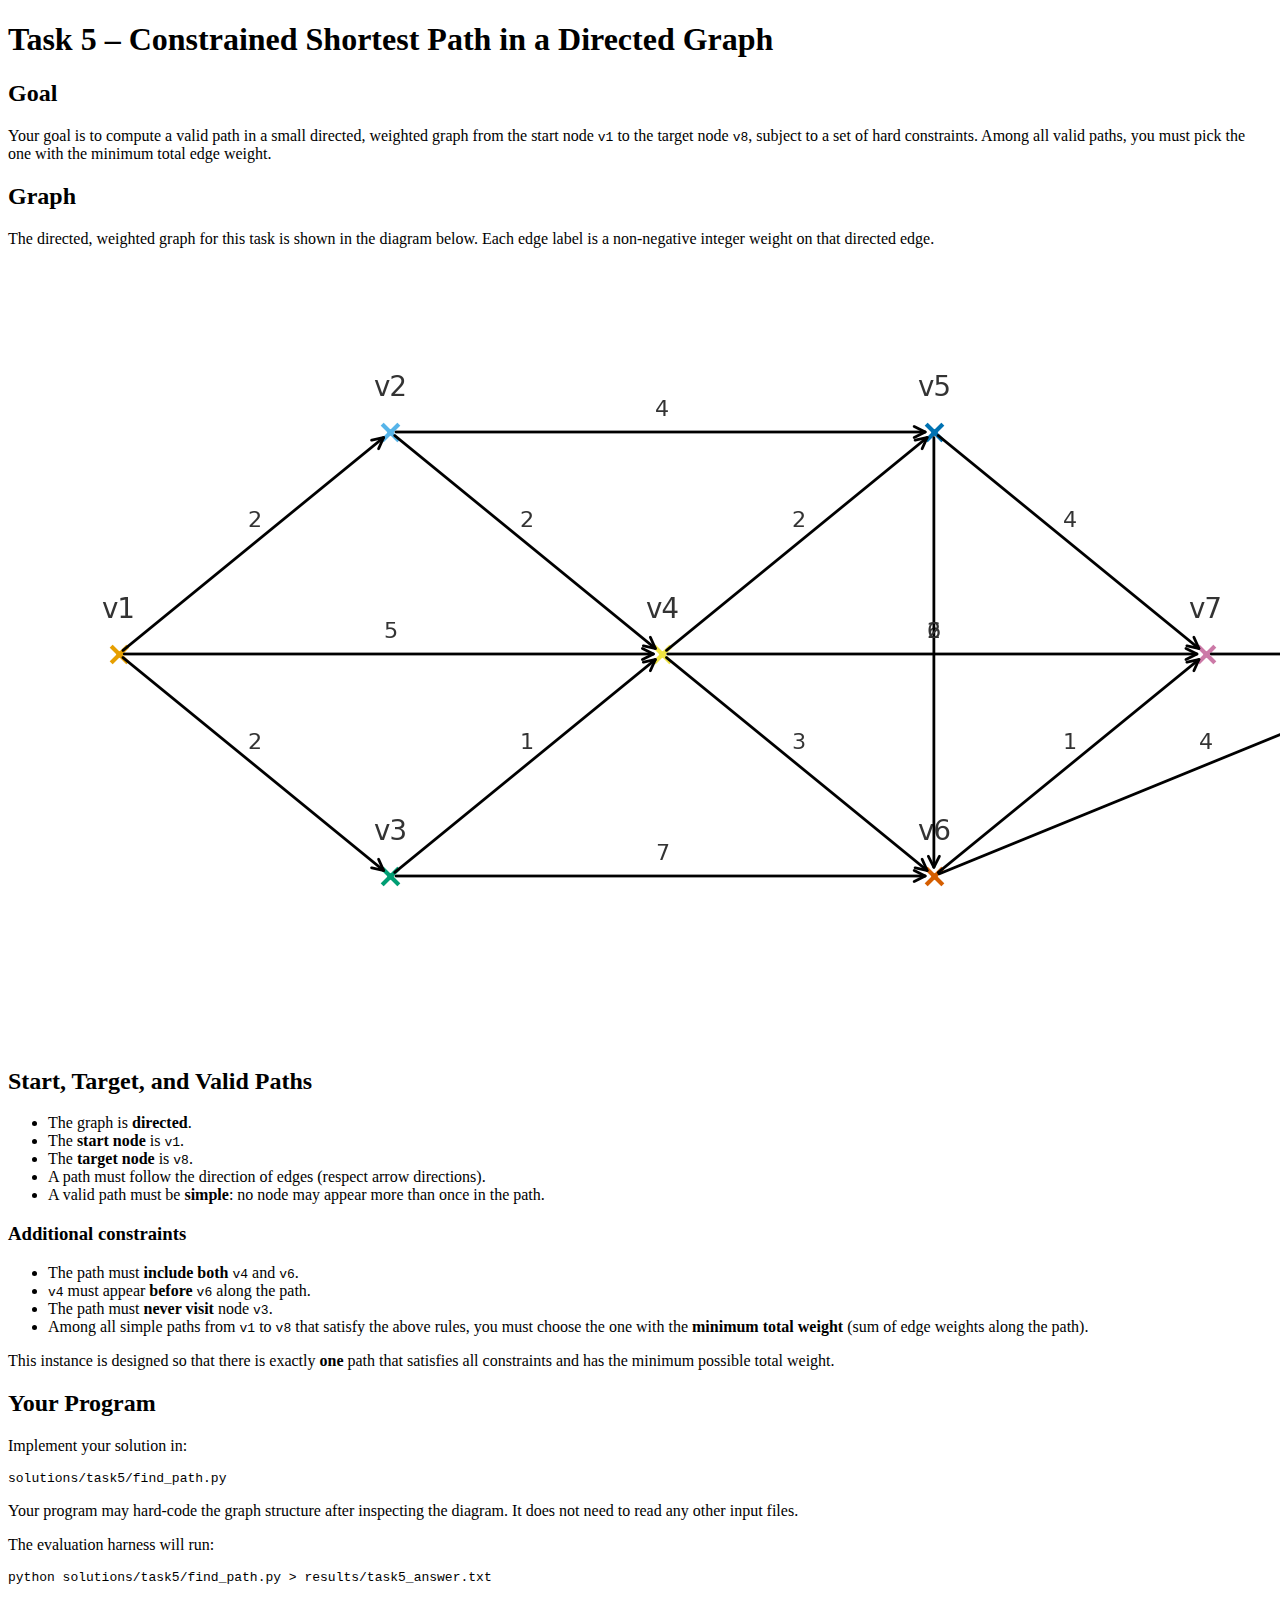
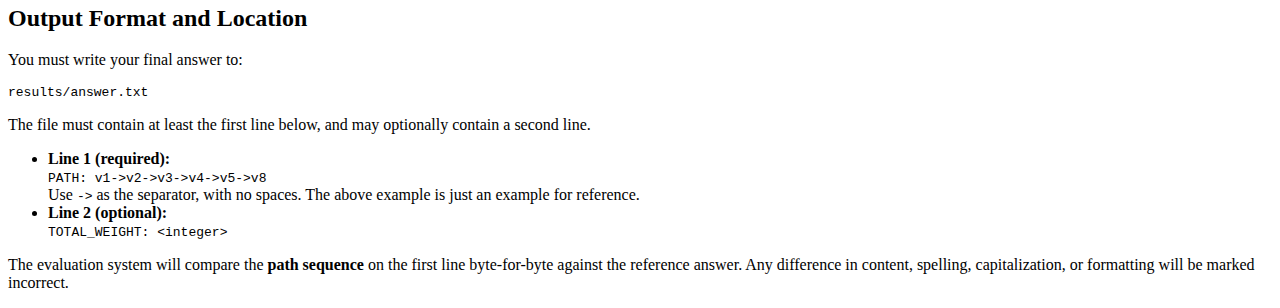
<file: files/question_supp/graph-shortest-path-html/graph_task_spec.html>
<!DOCTYPE html>
<html>

<head>
  <meta charset="UTF-8">
  <title>Task 5 – Constrained Shortest Path</title>
</head>

<body>
  <h1>Task 5 – Constrained Shortest Path in a Directed Graph</h1>

  <h2>Goal</h2>
  <p>
    Your goal is to compute a valid path in a small directed, weighted graph
    from the start node <code>v1</code> to the target node <code>v8</code>,
    subject to a set of hard constraints. Among all valid paths, you must pick
    the one with the minimum total edge weight.
  </p>

  <h2>Graph</h2>
  <p>
    The directed, weighted graph for this task is shown in the diagram below.
    Each edge label is a non-negative integer weight on that directed edge.
  </p>

  <img src="graph_diagram.png" alt="Directed weighted graph with nodes v1..v8.">


  <h2>Start, Target, and Valid Paths</h2>
  <ul>
    <li>The graph is <strong>directed</strong>.</li>
    <li>The <strong>start node</strong> is <code>v1</code>.</li>
    <li>The <strong>target node</strong> is <code>v8</code>.</li>
    <li>A path must follow the direction of edges (respect arrow directions).</li>
    <li>A valid path must be <strong>simple</strong>: no node may appear more than once in the path.</li>
  </ul>

  <h3>Additional constraints</h3>
  <ul>
    <li>The path must <strong>include both</strong> <code>v4</code> and <code>v6</code>.</li>
    <li><code>v4</code> must appear <strong>before</strong> <code>v6</code> along the path.</li>
    <li>The path must <strong>never visit</strong> node <code>v3</code>.</li>
    <li>Among all simple paths from <code>v1</code> to <code>v8</code> that satisfy the above rules,
      you must choose the one with the <strong>minimum total weight</strong>
      (sum of edge weights along the path).</li>
  </ul>

  <p>
    This instance is designed so that there is exactly <strong>one</strong> path
    that satisfies all constraints and has the minimum possible total weight.
  </p>

  <h2>Your Program</h2>
  <p>
    Implement your solution in:
  </p>
  <pre><code>solutions/task5/find_path.py</code></pre>

  <p>
    Your program may hard-code the graph structure after inspecting the diagram.
    It does not need to read any other input files.
  </p>

  <p>
    The evaluation harness will run:
  </p>

  <pre><code>python solutions/task5/find_path.py &gt; results/task5_answer.txt</code></pre>

  <h2>Output Format and Location</h2>

  <p>
    You must write your final answer to:
  </p>
  <pre><code>results/answer.txt</code></pre>

  <p>The file must contain at least the first line below, and may optionally contain a second line.</p>

  <ul>
    <li>
      <strong>Line 1 (required):</strong><br>
      <code>PATH: v1-&gt;v2-&gt;v3-&gt;v4-&gt;v5-&gt;v8</code>
      <br>
      Use <code>-&gt;</code> as the separator, with no spaces. The above example is just an example for reference.
    </li>
    <li>
      <strong>Line 2 (optional):</strong><br>
      <code>TOTAL_WEIGHT: &lt;integer&gt;</code><br>
    </li>
  </ul>

  <p>
    The evaluation system will compare the <strong>path sequence</strong> on the
    first line byte-for-byte against the reference answer. Any difference in content,
    spelling, capitalization, or formatting will be marked incorrect.
  </p>
</body>

</html>
</file>
<file: assets/css/style.css>
@import url('https://fonts.googleapis.com/css2?family=JetBrains+Mono:wght@400;500&family=Manrope:wght@400;500&family=Playfair+Display:wght@500;600;700&display=swap');

:root {
    --font-main: "Iowan Old Style", "Iowan Old Style BT", Georgia, serif;
    --font-logo: "Iowan Old Style", "Iowan Old Style BT", Georgia, serif;
    --font-mono: "JetBrains Mono", "Courier New", monospace;
    --color-text: #1a1a1a;
    --color-link: #1a1a1a;
    --color-bg: #ffffff;
    --color-accent: #e5e5e5;
    --width-content: 720px; /* content width */
    --width-wide: 1200px;   /* leaderboard width */
    
    /* Logo colors */
    --cocoa-dark: #3E2723;
    --cocoa-mid: #5D4037;
    --cocoa-light: #8D6E63;
    --wire-sketch: #795548;
    --bench-text: #64748B;
    --slate: #78909C;
    --ease-draw: cubic-bezier(0.4, 0, 0.2, 1);
}

body {
    font-family: var(--font-main);
    color: var(--color-text);
    background-color: var(--color-bg);
    line-height: 1.6;
    margin: 0;
    padding: 0;
    -webkit-font-smoothing: antialiased;
}

li {
    margin-bottom: 12px;
}

header {
    padding: 40px 60px;
    display: flex;
    justify-content: space-between;
    align-items: center;
    max-width: var(--width-wide);
    margin: 0 auto;
}

.logo {
    display: inline-flex;
    align-items: center;
    gap: 8px;
    text-decoration: none;
}

.logo-icon {
    position: relative;
    width: 40px;
    height: 40px;
}

.logo-icon svg {
    width: 40px;
    height: 40px;
    overflow: visible;
    position: absolute;
    top: 0;
    left: 0;
}

.logo .text-group {
    font-family: var(--font-logo);
    font-size: 26px;
    line-height: 1;
    font-weight: 600;
    letter-spacing: -0.5px;
}

.logo .cocoa {
    background: linear-gradient(135deg, var(--cocoa-dark), var(--cocoa-mid));
    -webkit-background-clip: text;
    -webkit-text-fill-color: transparent;
    background-clip: text;
}

.logo .bench {
    color: var(--bench-text);
    font-weight: 600;
    transition: color 0.3s, transform 0.3s;
    display: inline-block;
}

/* SVG Solid Layer */
.solid-group {
    opacity: 1;
    transition: opacity 0.2s ease-out;
}

@media (hover: hover) and (pointer: fine) {
    .logo:hover .solid-group {
        opacity: 0;
        transition: opacity 0.4s ease-out;
    }
}

/* SVG Wire Layer */
.wire-path {
    fill: none;
    stroke: var(--wire-sketch);
    stroke-width: 1.8;
    stroke-linecap: round;
    stroke-linejoin: round;
    stroke-dasharray: 600;
    stroke-dashoffset: 600;
    opacity: 0;
    transition: stroke-dashoffset 0.2s ease-out, opacity 0.2s;
}

@media (hover: hover) and (pointer: fine) {
    .logo:hover .wire-path {
        stroke-dashoffset: 0;
        opacity: 1;
        transition: stroke-dashoffset 1.2s var(--ease-draw), opacity 0.2s;
    }

    /* Text animation on hover */
    .logo:hover .bench {
        color: var(--cocoa-mid);
        transform: translateX(4px);
    }
}

/* SVG fill colors */
.pod-body { fill: var(--cocoa-mid); }
.pod-ridge-left { fill: var(--cocoa-light); }
.pod-ridge-right { fill: var(--cocoa-dark); }

header nav a {
    margin-left: 35px;
    text-decoration: none;
    color: #888;
    font-family: var(--font-main);
    font-size: 17px;
    position: relative;
    transition: color 0.2s;
}

header nav a::after {
    content: '';
    position: absolute;
    left: 0;
    bottom: -4px;
    width: 0;
    height: 1.5px;
    background: var(--color-text);
    transition: width 0.25s ease;
}

header nav a.active::after {
    width: 100%;
}

header nav a.active {
    color: var(--color-text);
}

@media (hover: hover) and (pointer: fine) {
    header nav a:hover::after {
        width: 100%;
    }

    header nav a:hover {
        color: var(--color-text);
    }
}

.container {
    max-width: var(--width-content);
    margin: 60px auto 100px;
    padding: 0 20px;
}

.container-wide {
    max-width: var(--width-wide);
    margin: 60px auto 100px;
    padding: 0 20px;
}

h1 {
    font-size: 42px;
    font-weight: normal;
    color: var(--cocoa-mid);
    margin-bottom: 0px;
    text-align: center;
}

.subtitle {
    text-align: center;
    color: var(--slate);
    font-style: normal;
    font-size: 18px;
    margin: 0 0 18px;
}

h2 {
    font-size: 24px;
    font-weight: normal;
    margin-top: 40px;
    border-bottom: 1px solid var(--color-text);
    padding-bottom: 10px;
}

p {
    font-size: 18px;
    margin-bottom: 24px;
}

a {
    color: var(--color-text);
    text-decoration: underline;
    text-decoration-thickness: 1px;
    text-underline-offset: 4px;
}

@media (hover: hover) and (pointer: fine) {
    a:hover {
        color: #555;
    }
}

.resource-links {
    display: flex;
    gap: 32px;
    justify-content: center;
    margin: 16px 0 12px;
}

.resource-link {
    display: inline-flex;
    align-items: center;
    gap: 8px;
    padding: 10px 24px;
    text-decoration: none;
    font-size: 16px;
    color: var(--color-text);
    background: #f8f8f8;
    border-radius: 8px;
    transition: all 0.2s ease;
}

@media (hover: hover) and (pointer: fine) {
    .resource-link:hover {
        background: var(--color-text);
        color: #fff;
    }
}

/* Touch device: use active state instead */
@media (hover: none) {
    .resource-link:active {
        background: var(--color-text);
        color: #fff;
    }
}

.resource-link svg {
    flex-shrink: 0;
}

/* Table wrapper for horizontal scroll */
.table-wrapper {
    overflow-x: auto;
    margin-top: 20px;
}

table {
    width: 100%;
    border-collapse: collapse;
    font-family: var(--font-main);
    min-width: 900px;
}

th, td {
    text-align: left;
    padding: 12px 10px;
    font-size: 15px;
    vertical-align: middle;
}

thead th {
    font-weight: bold;
    border-top: 2px solid var(--color-text);
    border-bottom: 1px solid var(--color-text);
    cursor: pointer;
    font-size: 14px;
    color: var(--color-text);
}

tbody tr {
    border-bottom: 1px solid #eee;
    transition: background-color 0.15s ease;
}

@media (hover: hover) and (pointer: fine) {
    tbody tr:hover {
        background-color: #fafafa;
    }

    tbody tr:hover .rank-cell,
    tbody tr:hover .model-name,
    tbody tr:hover .score-cell {
        background-color: #fafafa;
    }
}

.model-name {
    font-weight: bold;
    display: flex;
    align-items: center;
    gap: 8px;
}

/* Model name with subtitle - elegant two-line layout */
.model-name-group {
    display: flex;
    flex-direction: column;
    align-items: flex-start;
    gap: 0;
    line-height: 1.25;
}

.model-main-name {
    font-weight: 600;
    color: var(--color-text);
}

.model-subtitle {
    font-size: 0.78em;
    font-style: italic;
    color: var(--cocoa-light);
    font-weight: 400;
    margin-top: 1px;
    letter-spacing: 0.01em;
}

.model-logo {
    width: 20px;
    height: 20px;
    object-fit: contain;
    flex-shrink: 0;
}

.score {
    font-family: var(--font-main);
    font-variant-numeric: lining-nums tabular-nums;
}

/* Leaderboard Legend */
.leaderboard-legend {
    display: flex;
    align-items: center;
    gap: 24px;
    margin-bottom: 24px;
    font-size: 14px;
    color: #666;
}

.legend-item {
    display: flex;
    align-items: center;
    gap: 6px;
}

.legend-item .result-block {
    width: 16px;
    height: 16px;
    margin: 0;
}

.legend-note {
    margin-left: auto;
    font-style: italic;
}

/* Sticky columns */
.rank-cell,
.model-name,
.score-cell,
.th-rank,
.th-model,
.th-score {
    position: sticky;
    background: #fff;
    z-index: 1;
}

.th-rank,
.th-model,
.th-score {
    z-index: 2;
    background: #fff;
}

.rank-cell,
.th-rank {
    left: 0;
    min-width: 40px;
}

.model-name,
.th-model {
    left: 40px;
    min-width: 180px;
}

.score-cell,
.th-score {
    left: 220px;
    min-width: 70px;
    border-right: 1px solid #eee;
}

/* Table cells */
.rank-cell {
    font-variant-numeric: tabular-nums;
    color: #888;
}

.score-cell {
    font-weight: bold;
    font-variant-numeric: tabular-nums;
}

/* Result columns */
.th-result {
    text-align: center;
    min-width: 32px;
    width: 32px;
    padding: 12px 1px;
    font-size: 12px;
    color: #999;
    font-weight: normal;
}

.result-cell {
    text-align: center;
    padding: 3px 1px;
    width: 32px;
    min-width: 32px;
}

/* Result blocks */
.result-block {
    display: block;
    width: 28px;
    height: 28px;
    border-radius: 4px;
    text-decoration: none;
    transition: transform 0.15s ease, box-shadow 0.15s ease;
    margin: 0 auto;
}

@media (hover: hover) and (pointer: fine) {
    .result-block:hover {
        transform: scale(1.15);
        box-shadow: 0 2px 8px rgba(0,0,0,0.15);
        z-index: 10;
        position: relative;
    }
}

/* Touch device: use active state */
@media (hover: none) {
    .result-block:active {
        transform: scale(1.1);
        box-shadow: 0 2px 6px rgba(0,0,0,0.12);
    }
}

.result-block.pass {
    background: #66BB6A;
}

.result-block.fail {
    background: #EF5350;
}

/* Column hover effect */
.col-hover {
    background-color: #f5f5f5;
}

thead th.col-hover {
    background-color: #eee;
}

/* Figure block (for images with captions) */
.figure-block {
    margin: 40px 0;
    text-align: center;
}

.figure-image {
    max-width: 100%;
    height: auto;
    border-radius: 8px;
    border: 1px solid #e5e5e5;
}

.figure-block figcaption {
    margin-top: 12px;
    font-size: 14px;
    color: #666;
    font-style: italic;
    line-height: 1.5;
}

/* Content tables (in body text) */
.content-table {
    width: 100%;
    border-collapse: collapse;
    margin: 24px 0;
    font-size: 15px;
    min-width: auto;
}

.content-table th,
.content-table td {
    padding: 12px 16px;
    text-align: left;
}

.content-table th {
    font-weight: 600;
    color: var(--color-text);
    background: transparent;
    border-top: 2px solid var(--color-text);
    border-bottom: 1px solid var(--color-text);
    font-size: 14px;
}

.content-table tbody tr {
    border-bottom: 1px solid #eee;
    transition: background 0.15s ease;
}

@media (hover: hover) and (pointer: fine) {
    .content-table tbody tr:hover {
        background: #fafafa;
    }
}

/* Code blocks (in body text) - with Prism.js */
.code-block-wrapper {
    position: relative;
    margin: 24px 0;
    border: 1px solid #e0e0e0;
    border-radius: 8px;
    overflow: hidden;
    background: #fff;
}

.code-block-header {
    display: flex;
    justify-content: space-between;
    align-items: center;
    padding: 10px 16px;
    background: #f8f8f8;
    border-bottom: 1px solid #e8e8e8;
}

.code-block-lang {
    font-family: var(--font-mono);
    font-size: 11px;
    color: #888;
    text-transform: uppercase;
    letter-spacing: 0.5px;
    font-weight: 500;
}

.code-copy-btn {
    display: flex;
    align-items: center;
    gap: 5px;
    padding: 4px 10px;
    background: #fff;
    border: 1px solid #ddd;
    border-radius: 4px;
    font-family: var(--font-main);
    font-size: 12px;
    color: #666;
    cursor: pointer;
    transition: all 0.15s ease;
}

@media (hover: hover) and (pointer: fine) {
    .code-copy-btn:hover {
        background: #f0f0f0;
        border-color: #ccc;
        color: #333;
    }
}

.code-copy-btn.copied {
    color: #22863a;
    border-color: #22863a;
    background: #f0fff4;
}

.code-block {
    background: transparent;
    padding: 0;
    margin: 0;
    overflow: hidden;
    border: none;
}

/* Code block styles - high specificity to override Prism.js */
.code-block-wrapper .code-block {
    padding: 0;
    margin: 0;
    background: transparent;
    border: none;
    overflow: hidden;
}

.code-block-wrapper pre.code-block[class*="language-"] {
    padding: 12px 14px;
    margin: 0;
    background: transparent;
    font-family: var(--font-mono);
    font-size: 13px;
    line-height: 1.5;
    overflow-x: auto;
}

.code-block-wrapper .code-block code,
.code-block-wrapper .code-block code[class*="language-"] {
    display: block;
    padding: 0;
    margin: 0;
    background: transparent;
    font-family: var(--font-mono);
    font-size: 13px;
    line-height: 1.5;
}

/* Custom syntax colors to match our theme */
.token.comment,
.token.prolog,
.token.doctype,
.token.cdata {
    color: #6a737d;
}

.token.punctuation {
    color: #24292e;
}

.token.property,
.token.tag,
.token.boolean,
.token.number,
.token.constant,
.token.symbol,
.token.deleted {
    color: #005cc5;
}

.token.selector,
.token.attr-name,
.token.string,
.token.char,
.token.builtin,
.token.inserted {
    color: #22863a;
}

.token.operator,
.token.entity,
.token.url,
.language-css .token.string,
.style .token.string {
    color: #d73a49;
}

.token.atrule,
.token.attr-value,
.token.keyword {
    color: #d73a49;
}

.token.function,
.token.class-name {
    color: #6f42c1;
}

.token.regex,
.token.important,
.token.variable {
    color: #e36209;
}

/* Math blocks */
.math-block {
    text-align: center;
    margin: 24px 0;
    overflow-x: auto;
}

/* h3 styling */
h3 {
    font-size: 20px;
    font-weight: 600;
    margin-top: 32px;
    margin-bottom: 16px;
}

/* ============================================
   PERFORMANCE BAR CHART
   ============================================ */

.performance-chart {
    margin: 24px 0;
    padding: 24px 28px;
    background: #f9f9f9;
    border-radius: 12px;
}

.bar-row {
    display: flex;
    align-items: center;
    gap: 16px;
    padding: 12px 0;
    border-bottom: 1px solid #eee;
}

.bar-row:last-child {
    border-bottom: none;
}

.bar-label {
    display: flex;
    align-items: center;
    gap: 10px;
    min-width: 220px;
    flex-shrink: 0;
}

.bar-logo {
    width: 22px;
    height: 22px;
    object-fit: contain;
    flex-shrink: 0;
}

.bar-model-name {
    font-size: 15px;
    font-weight: 600;
    color: var(--color-text);
    white-space: nowrap;
}

/* Bar chart model name with subtitle */
.bar-label .model-name-group {
    gap: 0;
    white-space: nowrap;
}

.bar-label .model-main-name {
    font-size: 15px;
    font-weight: 600;
    color: var(--color-text);
}

.bar-label .model-subtitle {
    font-size: 11px;
    margin-top: 0;
}

.bar-container {
    flex: 1;
    display: flex;
    align-items: center;
    gap: 12px;
    min-width: 0;
}

.bar-fill {
    height: 24px;
    background: linear-gradient(135deg, #BCAAA4 0%, #A1887F 100%);
    border-radius: 4px;
    width: 0;
    transition: width 0.8s cubic-bezier(0.4, 0, 0.2, 1), 
                background 0.2s ease,
                box-shadow 0.2s ease;
    transition-delay: var(--delay, 0s);
}

.performance-chart.animate .bar-fill {
    width: var(--target-width);
}

.bar-value {
    font-family: var(--font-main);
    font-size: 15px;
    font-weight: 600;
    color: #8D6E63;
    min-width: 48px;
    text-align: right;
    transition: color 0.2s ease, transform 0.2s ease;
}

/* Hover effect */
@media (hover: hover) and (pointer: fine) {
    .bar-row {
        transition: transform 0.2s ease, background-color 0.2s ease;
        margin: 0 -12px;
        padding: 12px 12px;
        border-radius: 8px;
    }

    .bar-row:hover {
        background-color: #f5f5f5;
        transform: translateX(4px);
    }

    .bar-row:hover .bar-fill {
        background: linear-gradient(135deg, #795548 0%, var(--cocoa-mid) 100%);
        box-shadow: 0 2px 8px rgba(62, 39, 35, 0.2);
    }

    .bar-row:hover .bar-value {
        color: var(--cocoa-dark);
        font-weight: 600;
    }
}

/* Responsive */
@media (max-width: 768px) {
    .performance-chart {
        padding: 16px 20px;
    }

    .bar-row {
        flex-direction: column;
        align-items: flex-start;
        gap: 8px;
        padding: 14px 0;
    }

    .bar-label {
        min-width: auto;
    }

    .bar-container {
        width: 100%;
    }

    .bar-fill {
        height: 20px;
    }
}

@media (max-width: 480px) {
    .performance-chart {
        padding: 14px 16px;
        border-radius: 8px;
    }

    .bar-model-name {
        font-size: 14px;
    }

    .bar-value {
        font-size: 13px;
    }
}

/* Citation block */
.citation-block {
    position: relative;
    background: #f9f9f9;
    border-left: 3px solid #333;
    margin: 20px 0;
}

.citation-block pre {
    margin: 0;
    padding: 20px;
    padding-right: 50px;
    font-size: 12px;
    font-family: var(--font-mono);
    overflow-x: auto;
    line-height: 1.5;
}

.copy-btn {
    position: absolute;
    top: 10px;
    right: 10px;
    background: #fff;
    border: 1px solid #ddd;
    border-radius: 4px;
    padding: 6px 8px;
    cursor: pointer;
    color: #666;
    transition: all 0.2s ease;
    display: flex;
    align-items: center;
    justify-content: center;
}

@media (hover: hover) and (pointer: fine) {
    .copy-btn:hover {
        background: #f0f0f0;
        border-color: #ccc;
        color: #333;
    }
}

@media (hover: none) {
    .copy-btn:active {
        background: #f0f0f0;
        border-color: #ccc;
        color: #333;
    }
}

.copy-btn .check-icon {
    color: #66BB6A;
}

/* ============================================
   SITE FOOTER
   ============================================ */

.site-footer {
    margin-top: 80px;
    padding: 40px 20px;
    border-top: 1px solid #e5e5e5;
    text-align: center;
}

.site-footer p {
    margin: 0;
    font-size: 14px;
    color: #666;
}

.site-footer .footer-credits {
    margin-top: 8px;
    font-size: 13px;
    color: #999;
}

.site-footer a {
    color: #666;
    text-decoration: none;
    transition: color 0.2s;
}

.site-footer a:hover {
    color: var(--color-text);
}

/* ============================================
   EXAMPLE SHOWCASE COMPONENT
   ============================================ */

.example-showcase {
    /* Breakout from container - center on screen */
    width: min(900px, calc(100vw - 40px));
    max-width: min(900px, calc(100vw - 40px));
    position: relative;
    left: 50%;
    transform: translateX(-50%);
    margin: 50px 0;
}

/* Tabs wrapper for horizontal scroll on mobile */
.example-tabs-wrapper {
    overflow-x: auto;
    -webkit-overflow-scrolling: touch;
    scrollbar-width: none;
    text-align: center;
    padding: 0 20px;
    margin-bottom: 24px;
}

.example-tabs-wrapper::-webkit-scrollbar {
    display: none;
}

.example-tabs {
    display: inline-flex;
    gap: 8px;
    padding: 0;
    min-width: max-content;
}

.example-tab {
    padding: 12px 24px;
    background: transparent;
    border: none;
    border-radius: 24px;
    font-family: var(--font-main);
    font-size: 15px;
    font-weight: 500;
    color: #666;
    cursor: pointer;
    transition: all 0.2s ease;
    white-space: nowrap;
}

.example-tab.active {
    color: var(--color-text);
    background: #f0f0f0;
}

@media (hover: hover) and (pointer: fine) {
    .example-tab:hover {
        color: var(--color-text);
        background: #f5f5f5;
    }
}

/* Panels */
.example-panels {
    padding: 32px;
    background: #f9f9f9;
    border-radius: 16px;
}

.example-panel {
    display: none;
}

.example-panel.active {
    display: block;
}

/* Content area */
.example-content {
    background: #fff;
    border-radius: 8px;
    padding: 24px 28px;
    margin-bottom: 24px;
    box-shadow: 0 1px 3px rgba(0, 0, 0, 0.04);
}

.example-question {
    font-size: 17px;
    line-height: 1.7;
    margin: 0;
    color: var(--color-text);
}

/* Image content */
.example-images {
    margin-bottom: 16px;
}

.example-images.multiple {
    display: grid;
    grid-template-columns: repeat(auto-fit, minmax(280px, 1fr));
    gap: 16px;
}

.example-figure {
    margin: 0;
}

.example-image {
    width: 100%;
    height: auto;
    border-radius: 6px;
    border: 1px solid #e5e5e5;
}

.example-figure figcaption {
    margin-top: 8px;
    font-size: 13px;
    color: #666;
    font-style: italic;
    text-align: center;
}

/* Embed content */
.example-embed {
    width: 100%;
    border-radius: 6px;
    overflow: hidden;
    background: #f8f8f8;
    border: 1px solid #e5e5e5;
    margin: 1rem 0;
}

.example-embed iframe {
    width: 100%;
    border: none;
    display: block;
}


/* Answer section */
.example-answer {
    display: flex;
    align-items: baseline;
    gap: 8px;
    margin-bottom: 16px;
    font-size: 16px;
}

.answer-icon {
    color: #66BB6A;
    font-weight: bold;
}

.answer-label {
    color: #666;
}

.answer-value {
    font-weight: 600;
    color: var(--color-text);
    font-family: var(--font-mono);
    font-size: 14px;
    background: #fff;
    padding: 4px 10px;
    border-radius: 4px;
    word-break: break-word;
}

/* Reasoning section (collapsible) */
.example-reasoning {
    border-top: 1px solid #e5e5e5;
    padding-top: 16px;
}

.example-reasoning summary {
    display: flex;
    align-items: center;
    gap: 8px;
    cursor: pointer;
    font-size: 14px;
    color: #666;
    user-select: none;
    list-style: none;
}

.example-reasoning summary::-webkit-details-marker {
    display: none;
}

.reasoning-toggle-icon::before {
    content: '▶';
    display: inline-block;
    font-size: 10px;
    transition: transform 0.2s ease;
}

.example-reasoning[open] .reasoning-toggle-icon::before {
    transform: rotate(90deg);
}

@media (hover: hover) and (pointer: fine) {
    .example-reasoning summary:hover {
        color: var(--color-text);
    }
}

.reasoning-content {
    margin-top: 16px;
    padding: 20px 24px;
    background: #fff;
    border-radius: 8px;
    font-size: 15px;
    line-height: 1.75;
}

.reasoning-content p {
    margin: 0 0 16px 0;
    font-size: 15px;
}

.reasoning-content p:last-child {
    margin-bottom: 0;
}

.reasoning-content strong {
    color: var(--color-text);
}

.reasoning-content em {
    font-style: italic;
}

.reasoning-content code {
    font-family: var(--font-mono);
    font-size: 13px;
    background: #f4f4f4;
    padding: 2px 6px;
    border-radius: 3px;
}

.reasoning-content pre {
    background: #f8f8f8;
    color: #333;
    padding: 16px 20px;
    border-radius: 8px;
    border: 1px solid #e5e5e5;
    overflow-x: auto;
    margin: 16px 0;
}

.reasoning-content pre code {
    background: none;
    color: #333;
    padding: 0;
    font-size: 13px;
    color: inherit;
}

/* Markdown tables in reasoning */
.reasoning-content .md-table {
    width: 100%;
    border-collapse: collapse;
    margin: 16px 0;
    font-size: 14px;
    min-width: auto;
}

.reasoning-content .md-table th,
.reasoning-content .md-table td {
    padding: 10px 12px;
    text-align: left;
    border: 1px solid #e0e0e0;
}

.reasoning-content .md-table th {
    background: #f5f5f5;
    font-weight: 600;
    border-top: 2px solid #ccc;
    border-bottom: 2px solid #ccc;
}

.reasoning-content .md-table tr:nth-child(even) {
    background: #fafafa;
}

/* ============================================
   RESPONSIVE / MOBILE STYLES
   ============================================ */

/* Tablet breakpoint */
@media (max-width: 768px) {
    header {
        padding: 24px 20px;
        flex-direction: column;
        align-items: center;
        gap: 16px;
    }

    .logo {
        justify-content: center;
    }

    nav {
        width: 100%;
        display: flex;
        justify-content: center;
        gap: 8px;
    }

    nav a {
        margin-left: 0;
        margin: 0 12px;
        font-size: 15px;
    }

    .container {
        margin: 40px auto 60px;
    }

    .container-wide {
        margin: 40px auto 60px;
        padding: 0 12px;
    }

    h1 {
        font-size: 32px;
    }

    .subtitle {
        font-size: 17px;
        margin-bottom: 14px;
    }

    .resource-links {
        flex-wrap: wrap;
        gap: 12px;
        margin: 16px 0 12px;
    }

    .resource-link {
        padding: 10px 18px;
        font-size: 14px;
    }

    /* Leaderboard legend */
    .leaderboard-legend {
        flex-wrap: wrap;
        gap: 12px;
    }

    .legend-note {
        margin-left: 0;
        width: 100%;
        margin-top: 4px;
    }

    /* DISABLE sticky columns on mobile - this fixes the glitch */
    .rank-cell,
    .model-name,
    .score-cell,
    .th-rank,
    .th-model,
    .th-score {
        position: static;
        left: auto;
    }

    /* Remove the border-right on score since it's no longer sticky */
    .score-cell,
    .th-score {
        border-right: none;
    }

    /* Smaller result blocks on mobile */
    .result-block {
        width: 24px;
        height: 24px;
    }

    .th-result {
        min-width: 28px;
        width: 28px;
        font-size: 11px;
    }

    .result-cell {
        width: 28px;
        min-width: 28px;
    }

    table {
        min-width: 750px;
    }

    th, td {
        padding: 10px 6px;
        font-size: 14px;
    }

    /* Example showcase responsive */
    .example-showcase {
        width: calc(100vw - 24px);
        max-width: calc(100vw - 24px);
        left: 50%;
        transform: translateX(-50%);
        margin: 32px 0;
    }

    .example-tab {
        padding: 10px 18px;
        font-size: 14px;
    }

    .example-panels {
        padding: 20px 16px;
        border-radius: 12px;
    }

    .example-content {
        padding: 20px;
    }

    .example-question {
        font-size: 16px;
    }

    .example-images.multiple {
        grid-template-columns: 1fr;
    }

    .reasoning-content {
        padding: 16px;
        font-size: 14px;
    }

    .reasoning-content p {
        font-size: 14px;
    }

    .answer-value {
        font-size: 13px;
    }
}

/* Small phone breakpoint */
@media (max-width: 480px) {
    header {
        padding: 20px 16px;
    }

    /* Keep logo readable on mobile - don't shrink too much */
    .logo .text-group {
        font-size: 24px;
    }

    .logo-icon {
        width: 36px;
        height: 36px;
    }

    .logo-icon svg {
        width: 36px;
        height: 36px;
    }

    nav a {
        margin: 0 8px;
        font-size: 14px;
    }

    h1 {
        font-size: 28px;
    }

    .subtitle {
        font-size: 16px;
    }

    p {
        font-size: 16px;
    }

    h2 {
        font-size: 20px;
    }

    /* Keep buttons in a row, allow wrapping */
    .resource-links {
        flex-wrap: wrap;
        justify-content: center;
        gap: 10px;
    }

    .resource-link {
        padding: 10px 16px;
        font-size: 13px;
    }

    /* Even smaller result blocks */
    .result-block {
        width: 22px;
        height: 22px;
        border-radius: 3px;
    }

    .th-result {
        min-width: 26px;
        width: 26px;
        padding: 10px 0;
    }

    .result-cell {
        width: 26px;
        min-width: 26px;
        padding: 2px 0;
    }

    table {
        min-width: 680px;
    }

    .model-name {
        min-width: 140px;
    }

    th, td {
        padding: 8px 4px;
        font-size: 13px;
    }

    .citation-block pre {
        font-size: 11px;
        padding: 16px;
        padding-right: 40px;
    }

    /* Example showcase small screen */
    .example-showcase {
        width: calc(100vw - 16px);
        max-width: calc(100vw - 16px);
        margin: 24px 0;
    }

    .example-tab {
        padding: 12px 16px;
        font-size: 13px;
    }

    .example-panels {
        padding: 16px 12px;
        border-radius: 8px;
    }

    .example-content {
        padding: 16px;
    }

    .example-question {
        font-size: 15px;
    }

    .example-answer {
        flex-wrap: wrap;
        font-size: 14px;
    }

    .reasoning-content {
        padding: 14px;
    }

    .reasoning-content pre {
        padding: 12px 14px;
        font-size: 12px;
    }

    .reasoning-content pre code {
        font-size: 12px;
    }
}

/* ============================================
   TABLE OF CONTENTS (TOC) - Notion Style
   ============================================ */

/* Desktop Sidebar */
.toc-sidebar {
    position: fixed;
    top: 140px;
    right: 24px;
    z-index: 100;
    display: flex;
    align-items: flex-start;
    gap: 12px;
}

/* Progress indicators container */
.toc-indicators {
    display: flex;
    flex-direction: column;
    align-items: flex-end;
    gap: 8px;
    padding: 8px 0;
    opacity: 1;
    transition: opacity 0.2s ease;
}

.toc-sidebar:hover .toc-indicators {
    opacity: 0;
    pointer-events: none;
}

/* Individual indicator line */
.toc-indicator {
    width: var(--indicator-width, 18px);
    height: 4px;
    background: #D7CCC8;
    border-radius: 2px;
    transition: all 0.25s ease;
    cursor: pointer;
}

.toc-indicator.active {
    background: #5D4037;
    width: calc(var(--indicator-width, 18px) + 6px);
}

/* The expanded card */
.toc-sidebar .toc-card {
    position: absolute;
    right: 0;
    top: 0;
    width: 280px;
    max-height: calc(100vh - 200px);
    background: #fff;
    border-radius: 12px;
    box-shadow: 0 4px 24px rgba(0, 0, 0, 0.1), 0 1px 3px rgba(0, 0, 0, 0.06);
    overflow: hidden;
    opacity: 0;
    transform: translateX(10px);
    transform-origin: top right;
    pointer-events: none;
    transition: opacity 0.25s ease, transform 0.25s ease;
}

.toc-sidebar:hover .toc-card {
    opacity: 1;
    transform: translateX(0);
    pointer-events: auto;
}

.toc-header {
    display: none; /* Hide the header in this design */
}

.toc-title {
    font-size: 12px;
    font-weight: 600;
    text-transform: uppercase;
    letter-spacing: 0.5px;
    color: #999;
}

.toc-nav {
    font-size: 15px;
    padding: 16px 0;
    max-height: calc(100vh - 240px);
    overflow-y: auto;
}

/* Custom scrollbar for TOC */
.toc-nav::-webkit-scrollbar {
    width: 6px;
}

.toc-nav::-webkit-scrollbar-track {
    background: transparent;
}

.toc-nav::-webkit-scrollbar-thumb {
    background: #e0e0e0;
    border-radius: 3px;
}

.toc-nav:hover::-webkit-scrollbar-thumb {
    background: #ccc;
}

.toc-list {
    list-style: none;
    margin: 0;
    padding: 0;
}

.toc-sublist {
    list-style: none;
    margin: 0;
    padding-left: 16px;
}

.toc-item {
    margin: 0;
}

.toc-link {
    display: block;
    padding: 8px 20px;
    color: #777;
    text-decoration: none;
    line-height: 1.45;
    border-radius: 6px;
    margin: 0 8px;
    transition: color 0.15s ease, background 0.15s ease;
}

.toc-link:hover {
    background: #F5F5F5;
}

.toc-link.active {
    color: #3E2723;
    font-weight: 600;
}

/* Level-specific styling */
.toc-level-2 > .toc-link {
    color: #555;
}

.toc-level-2 > .toc-link.active {
    color: #3E2723;
}

.toc-level-3 > .toc-link {
    font-size: 14px;
}

.toc-level-4 > .toc-link {
    font-size: 13px;
}

/* Mobile button */
.toc-mobile-btn {
    display: none;
    position: fixed;
    bottom: 24px;
    right: 24px;
    width: 48px;
    height: 48px;
    border-radius: 50%;
    background: #fff;
    color: #333;
    border: 1px solid #e0e0e0;
    cursor: pointer;
    z-index: 1000;
    box-shadow: 0 2px 12px rgba(0, 0, 0, 0.1);
    transition: transform 0.2s ease, box-shadow 0.2s ease;
    align-items: center;
    justify-content: center;
}

.toc-mobile-btn:hover {
    transform: scale(1.05);
    box-shadow: 0 4px 16px rgba(0, 0, 0, 0.15);
}

.toc-mobile-btn:active {
    transform: scale(0.98);
}

/* Mobile overlay */
.toc-overlay {
    display: none;
    position: fixed;
    inset: 0;
    background: rgba(0, 0, 0, 0.3);
    z-index: 1001;
    opacity: 0;
    transition: opacity 0.25s ease;
}

.toc-overlay.active {
    opacity: 1;
}

/* Mobile popup card (bottom-right) */
.toc-drawer {
    display: none;
    position: fixed;
    bottom: 84px;
    right: 24px;
    width: 280px;
    max-height: 60vh;
    background: #fff;
    border-radius: 12px;
    z-index: 1002;
    box-shadow: 0 4px 24px rgba(0, 0, 0, 0.12), 0 1px 3px rgba(0, 0, 0, 0.06);
    transform: scale(0.9) translateY(10px);
    transform-origin: bottom right;
    opacity: 0;
    transition: transform 0.25s cubic-bezier(0.4, 0, 0.2, 1), opacity 0.25s ease;
    overflow: hidden;
}

.toc-drawer.active {
    transform: scale(1) translateY(0);
    opacity: 1;
}

.toc-drawer-header {
    display: flex;
    justify-content: space-between;
    align-items: center;
    padding: 16px 20px;
    border-bottom: 1px solid #eee;
}

.toc-drawer-header .toc-title {
    font-size: 15px;
    font-weight: 600;
    color: var(--color-text);
    text-transform: none;
    letter-spacing: 0;
}

.toc-close-btn {
    display: flex;
    align-items: center;
    justify-content: center;
    width: 32px;
    height: 32px;
    border: none;
    background: #f5f5f5;
    border-radius: 50%;
    cursor: pointer;
    color: #666;
    transition: background 0.15s ease;
}

.toc-close-btn:hover {
    background: #eee;
}

.toc-drawer .toc-nav {
    padding: 12px 0 16px;
    max-height: calc(60vh - 60px);
    overflow-y: auto;
}

.toc-drawer .toc-link {
    padding: 12px 16px;
    font-size: 15px;
    margin: 0 8px;
}

.toc-drawer .toc-link.active {
    color: #3E2723;
    font-weight: 600;
}

.toc-drawer .toc-sublist {
    padding-left: 16px;
}

.toc-drawer .toc-level-3 > .toc-link {
    font-size: 14px;
}

.toc-drawer .toc-level-4 > .toc-link {
    font-size: 13px;
}

/* ============================================
   SOLUTION GALLERY COMPONENT
   ============================================ */

.solution-gallery {
    margin: 32px 0;
}

/* Gallery container - unified background for grid and solution */
.gallery-container {
    background: #f9f9f9;
    border-radius: 12px;
}

/* Grid wrapper */
.gallery-grid-wrapper {
    padding: 32px 20px 12px 20px;
    overflow-x: auto;
}

/* Legend under the gallery table */
.gallery-legend {
    display: flex;
    align-items: center;
    justify-content: space-between;
    gap: 16px;
    padding: 0 20px 12px 20px;
    font-size: 13px;
    color: #666;
}

.gallery-legend-left {
    display: flex;
    align-items: center;
    gap: 10px;
    flex-wrap: wrap;
}

.gallery-legend-swatch {
    display: inline-block;
    width: 14px;
    height: 14px;
    border-radius: 3px;
}

.gallery-legend-swatch.pass {
    background: #66BB6A;
}

.gallery-legend-swatch.fail {
    background: #EF5350;
}

.gallery-legend-label {
    font-size: 13px;
    color: #555;
    margin-right: 4px;
}

.gallery-legend-text {
    font-size: 12px;
    color: #777;
    text-align: right;
}

.gallery-grid {
    width: 100%;
    min-width: 0; /* Override global table min-width */
    border-collapse: collapse;
    border-bottom: 1px solid #e0e0e0;
}

.gallery-grid th,
.gallery-grid td {
    text-align: center;
    vertical-align: middle;
    padding: 0; /* Reset, let specific classes control padding */
}

.gallery-grid th {
    padding: 10px clamp(1px, 0.6vw, 6px);
}

.gallery-model-header {
    text-align: left !important;
    width: auto;
    padding-left: 12px !important;
    padding-right: clamp(16px, 5vw, 60px) !important;
    font-weight: 600;
    font-size: 13px;
    color: var(--color-text);
    vertical-align: middle;
}

.gallery-example-header {
    font-weight: 600;
    font-size: clamp(11px, 1.3vw, 13px);
    color: var(--color-text);
    white-space: normal;
    line-height: 1.35;
    word-break: break-word;
    width: clamp(48px, 8vw, 60px);
}

.gallery-model-row {
    border-bottom: 1px solid #e8e8e8;
    transition: background-color 0.15s ease;
}

.gallery-model-row:last-child {
    border-bottom: none;
}

.gallery-model-row td {
    vertical-align: middle;
}

@media (hover: hover) and (pointer: fine) {
    .gallery-model-row:hover {
        background-color: rgba(255, 255, 255, 0.5);
    }
}

.gallery-model-cell {
    text-align: left !important;
    width: auto;
    padding-left: clamp(8px, 1.5vw, 12px) !important;
    padding-right: clamp(16px, 5vw, 60px) !important;
}

.gallery-model-cell-inner {
    display: inline-flex;
    align-items: center;
    gap: 8px;
}

.gallery-model-logo {
    width: 20px;
    height: 20px;
    object-fit: contain;
    flex-shrink: 0;
}

.gallery-model-name {
    font-weight: 600;
    font-size: 14px;
    color: var(--color-text);
    line-height: 1.3;
}

/* Gallery model name with subtitle */
.gallery-model-cell .model-name-group {
    gap: 0;
}

.gallery-model-cell .model-main-name {
    font-weight: 600;
    font-size: 14px;
    color: var(--color-text);
}

.gallery-model-cell .model-subtitle {
    font-size: 11px;
    margin-top: 0;
}

.gallery-cell {
    width: clamp(48px, 8vw, 60px);
    padding: clamp(2px, 0.8vw, 8px) clamp(1px, 0.6vw, 6px) !important;
}

.gallery-cell:last-child,
.gallery-example-header:last-child {
    padding-right: 32px !important;
}

/* Result blocks - smooth scaling with clamp() */
.result-block-mini {
    display: inline-block;
    width: clamp(24px, 3.8vw, 36px);
    height: clamp(24px, 3.8vw, 36px);
    border-radius: clamp(4px, 0.6vw, 6px);
    border: none;
    cursor: pointer;
    transition: transform 0.15s ease, box-shadow 0.15s ease, outline 0.15s ease;
    vertical-align: middle;
}

.result-block-mini.pass {
    background: #66BB6A;
}

.result-block-mini.fail {
    background: #EF5350;
}

.result-block-mini.na {
    background: #e0e0e0;
    cursor: default;
}

.result-block-mini.active {
    transform: scale(1.04) translateY(-1px);
    box-shadow: 
        0 0 0 2px #fff,
        0 0 0 4px rgba(0, 0, 0, 0.14),
        0 6px 16px rgba(0, 0, 0, 0.14);
    animation: selected-pulse 2s ease-in-out infinite;
}

@keyframes selected-pulse {
    0%, 100% {
        box-shadow: 
            0 0 0 2px #fff,
            0 0 0 4px rgba(0, 0, 0, 0.14),
            0 6px 16px rgba(0, 0, 0, 0.14);
    }
    50% {
        box-shadow: 
            0 0 0 3px #fff,
            0 0 0 5px rgba(0, 0, 0, 0.12),
            0 8px 20px rgba(0, 0, 0, 0.12);
    }
}

@media (hover: hover) and (pointer: fine) {
    .result-block-mini:not(.na):hover {
        transform: scale(1.06) translateY(-2px);
        box-shadow: 
            0 0 0 2px rgba(255, 255, 255, 0.8),
            0 5px 14px rgba(0, 0, 0, 0.18);
    }
    
    .result-block-mini.active:hover {
        transform: scale(1.08) translateY(-3px);
        animation: none;
        box-shadow: 
            0 0 0 3px #fff,
            0 0 0 6px rgba(0, 0, 0, 0.12),
            0 10px 24px rgba(0, 0, 0, 0.18);
    }
}

/* Solution Panel */
.gallery-solution-panel {
    padding: 0 16px 16px 16px;
}

.solution-status {
    display: flex;
    align-items: center;
    gap: 4px;
    padding: 5px 12px;
    border-radius: 14px;
    font-size: 13px;
    font-weight: 600;
}

.solution-status.pass {
    background: #E8F5E9;
    color: #2E7D32;
}

.solution-status.fail {
    background: #FFEBEE;
    color: #C62828;
}

.status-icon {
    font-size: 14px;
}

/* Collapsible Solution Details */
.solution-details {
    background: #fff;
    border-radius: 10px;
    margin: 0;
    overflow: hidden;
    box-shadow: 0 1px 3px rgba(0, 0, 0, 0.06);
    transition: box-shadow 0.2s ease, transform 0.2s ease;
}

@media (hover: hover) and (pointer: fine) {
    .solution-details:hover {
        box-shadow: 0 4px 12px rgba(0, 0, 0, 0.1);
        transform: translateY(-1px);
    }
}

.solution-toggle {
    display: flex;
    align-items: center;
    gap: 12px;
    padding: 14px 18px;
    cursor: pointer;
    font-size: 14px;
    color: var(--color-text);
    user-select: none;
    list-style: none;
    background: transparent;
    transition: background 0.15s ease;
}

.solution-toggle-left {
    display: flex;
    align-items: center;
    gap: 10px;
    flex: 1;
    min-width: 0;
}

.solution-toggle-left img {
    width: 22px;
    height: 22px;
    object-fit: contain;
    flex-shrink: 0;
}

.solution-model-name {
    font-weight: 600;
    font-size: 14px;
    white-space: nowrap;
}

/* Solution panel model name with subtitle */
.solution-toggle-left .model-name-group {
    flex-direction: row;
    align-items: baseline;
    gap: 6px;
}

.solution-toggle-left .model-main-name {
    font-weight: 600;
    font-size: 14px;
}

.solution-toggle-left .model-subtitle {
    font-size: 12px;
    margin-top: 0;
}

.solution-separator {
    color: #ccc;
}

.solution-example-title {
    font-size: 13px;
    color: #666;
    white-space: nowrap;
    overflow: hidden;
    text-overflow: ellipsis;
}

.solution-toggle::-webkit-details-marker {
    display: none;
}

.toggle-icon {
    color: #999;
    flex-shrink: 0;
}

.toggle-icon::before {
    content: '▼';
    font-size: 10px;
}

.solution-details:not([open]) .toggle-icon::before {
    content: '▶';
}


@media (hover: hover) and (pointer: fine) {
    .solution-toggle:hover {
        background: #f5f5f5;
        color: var(--color-text);
    }
}

.solution-content {
    padding: 16px 18px;
    font-size: 14px;
    line-height: 1.7;
    max-height: 400px;
    overflow-y: auto;
    border-top: 1px solid #eee;
    background: #fafafa;
}

.solution-content p {
    margin: 0 0 14px 0;
    font-size: 14px;
}

.solution-content p:last-child {
    margin-bottom: 0;
}

.solution-link {
    display: inline-block;
    margin-top: 16px;
    padding: 8px 14px;
    font-size: 13px;
    font-weight: 500;
    color: #5D4037;
    background: #EFEBE9;
    border-radius: 6px;
    text-decoration: none;
    transition: all 0.2s ease;
}

.solution-link:hover {
    background: #D7CCC8;
    color: #3E2723;
}

.solution-content strong {
    color: var(--color-text);
}

.solution-content code {
    font-family: var(--font-mono);
    font-size: 13px;
    background: #f4f4f4;
    padding: 2px 6px;
    border-radius: 3px;
}

.solution-content .gallery-code {
    background: #f5f5f5;
    padding: 14px 18px;
    border-radius: 6px;
    overflow-x: auto;
    margin: 16px 0;
    font-family: var(--font-mono);
    font-size: 13px;
    line-height: 1.5;
}

.solution-content .gallery-code code {
    background: none;
    padding: 0;
}

.solution-content .gallery-table {
    width: 100%;
    border-collapse: collapse;
    margin: 16px 0;
    font-size: 14px;
}

.solution-content .gallery-table th,
.solution-content .gallery-table td {
    padding: 10px 12px;
    text-align: left;
    border: 1px solid #e0e0e0;
}

.solution-content .gallery-table th {
    background: #f5f5f5;
    font-weight: 600;
}

.solution-content .gallery-table tr:nth-child(even) {
    background: #fafafa;
}

/* Solution content scrollbar */
.solution-content::-webkit-scrollbar {
    width: 6px;
}

.solution-content::-webkit-scrollbar-track {
    background: transparent;
}

.solution-content::-webkit-scrollbar-thumb {
    background: #ddd;
    border-radius: 3px;
}

.solution-content:hover::-webkit-scrollbar-thumb {
    background: #ccc;
}

/* Responsive - clamp() handles smooth scaling, only override non-clamp properties */
@media (max-width: 768px) {
    .gallery-container {
        border-radius: 8px;
    }
    
    .gallery-grid-wrapper {
        padding: 16px 14px 12px 14px;
    }

    .gallery-legend {
        padding: 0 14px 10px 14px;
        flex-direction: column;
        align-items: flex-start;
        gap: 6px;
    }
    
    .gallery-legend-text {
        text-align: left;
        font-size: 11.5px;
    }
    
    .gallery-model-name {
        font-size: 13px;
    }
    
    .gallery-solution-panel {
        padding: 0 12px 12px 12px;
    }
    
    .solution-toggle {
        padding: 12px 14px;
    }
    
    .solution-content {
        padding: 14px;
        max-height: 350px;
    }
    
    .gallery-cell:last-child,
    .gallery-example-header:last-child {
        padding-right: 16px !important;
    }
}

@media (max-width: 480px) {
    .gallery-grid-wrapper {
        padding: 12px 10px 10px 10px;
    }
    
    .gallery-model-name {
        font-size: 11px;
    }
    
    .gallery-model-logo {
        width: 16px;
        height: 16px;
    }
    
    .gallery-solution-panel {
        padding: 0 8px 8px 8px;
    }
    
    .gallery-cell:last-child,
    .gallery-example-header:last-child {
    padding-right: clamp(12px, 4vw, 32px) !important;
    }
    
    /* Simplify solution card on narrow screens */
    .solution-toggle {
        padding: 10px 12px;
        gap: 8px;
    }
    
    .solution-toggle-left {
        gap: 6px;
    }
    
    .solution-toggle-left img {
        width: 18px;
        height: 18px;
    }
    
    .solution-model-name {
        font-size: 12px;
    }
    
    .solution-separator,
    .solution-example-title {
        display: none;
    }
    
    .solution-status {
        padding: 4px 8px;
        font-size: 11px;
    }
    
    .solution-content {
        padding: 12px;
        font-size: 13px;
    }
    
    .solution-content p {
        font-size: 13px;
    }
}

/* Responsive: Show/hide based on screen width */
@media (min-width: 1024px) {
    .toc-sidebar {
        display: flex;
    }
    
    .toc-mobile-btn,
    .toc-overlay,
    .toc-drawer {
        display: none !important;
    }
}

@media (max-width: 1023px) {
    .toc-sidebar {
        display: none !important;
    }
    
    .has-toc .toc-mobile-btn {
        display: flex;
    }
    
    /* Only show overlay when active to avoid stray touch targets */
    .has-toc .toc-overlay {
        display: none;
        pointer-events: none;
    }
    
    .has-toc .toc-overlay.active {
        display: block;
        pointer-events: auto;
    }
    
    .has-toc .toc-drawer {
        display: none;
    }
    
    .has-toc .toc-drawer.active {
        display: block;
    }
}
</file>
